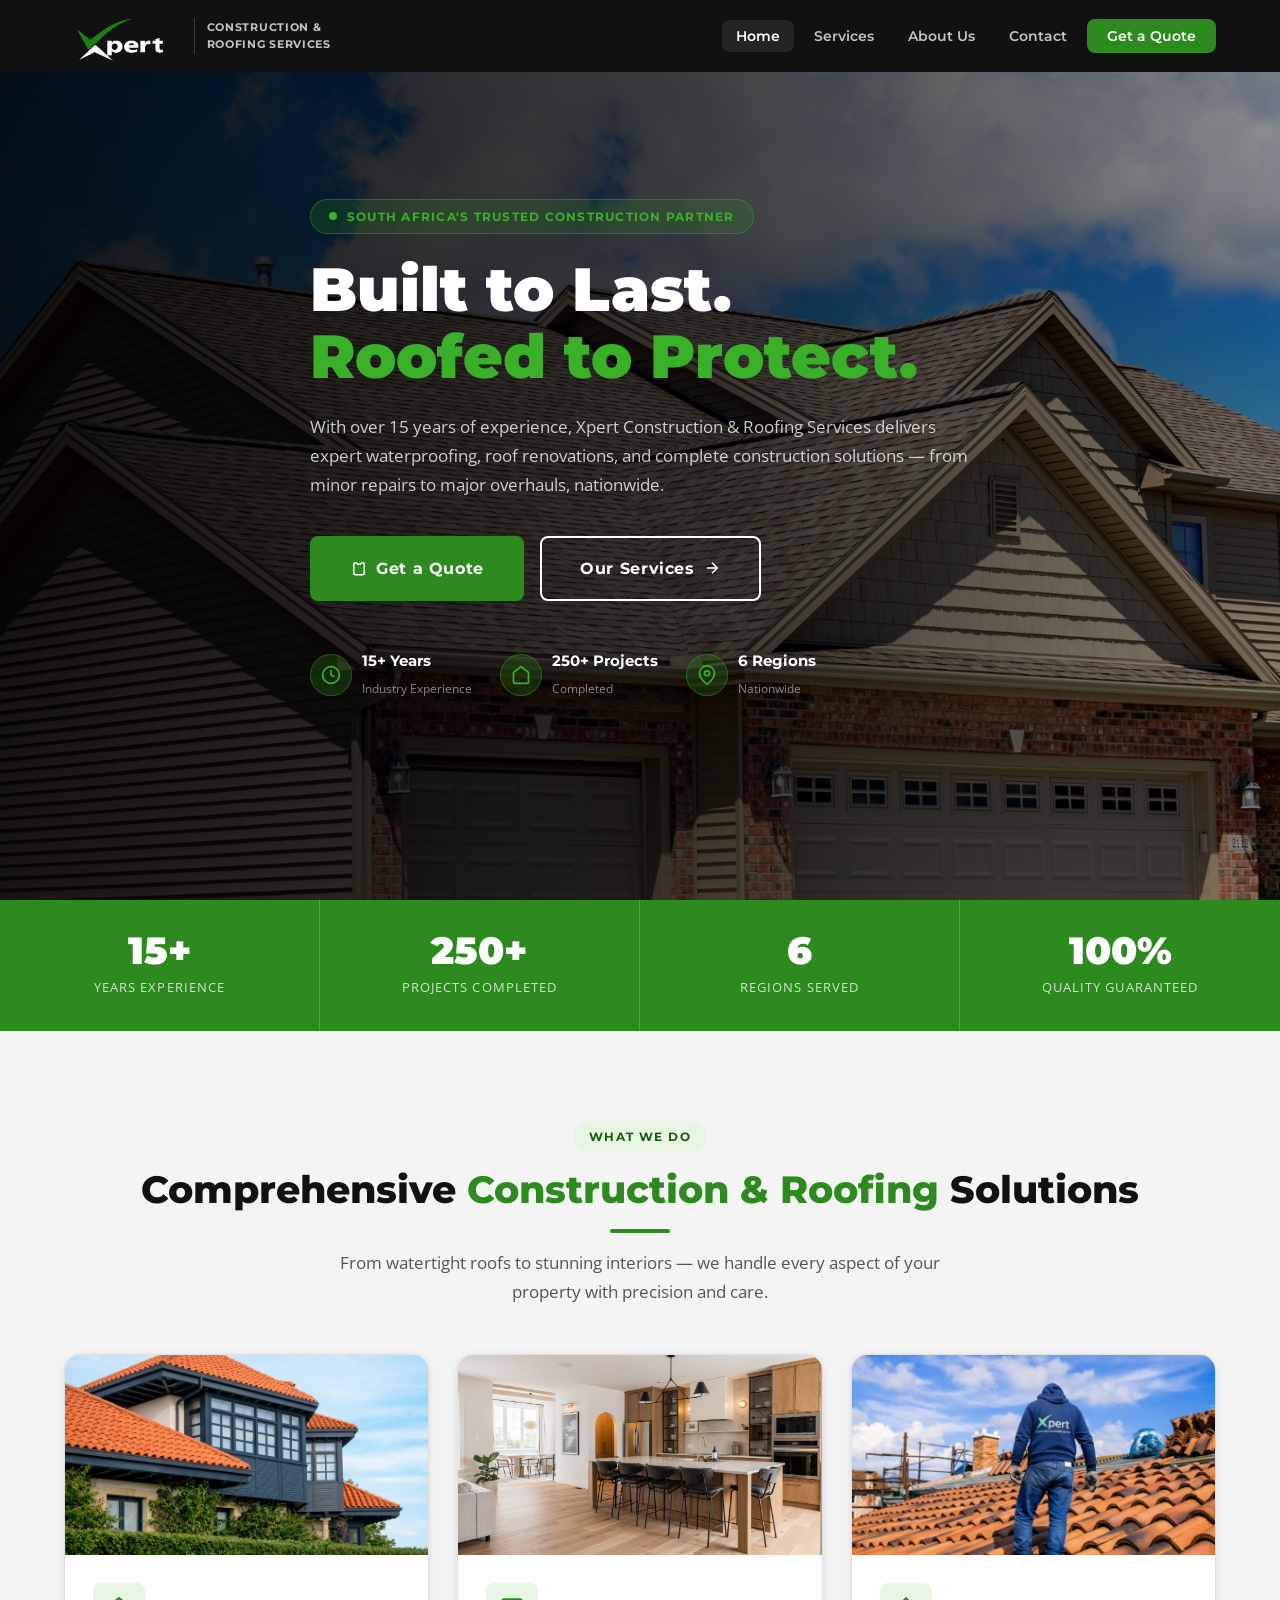
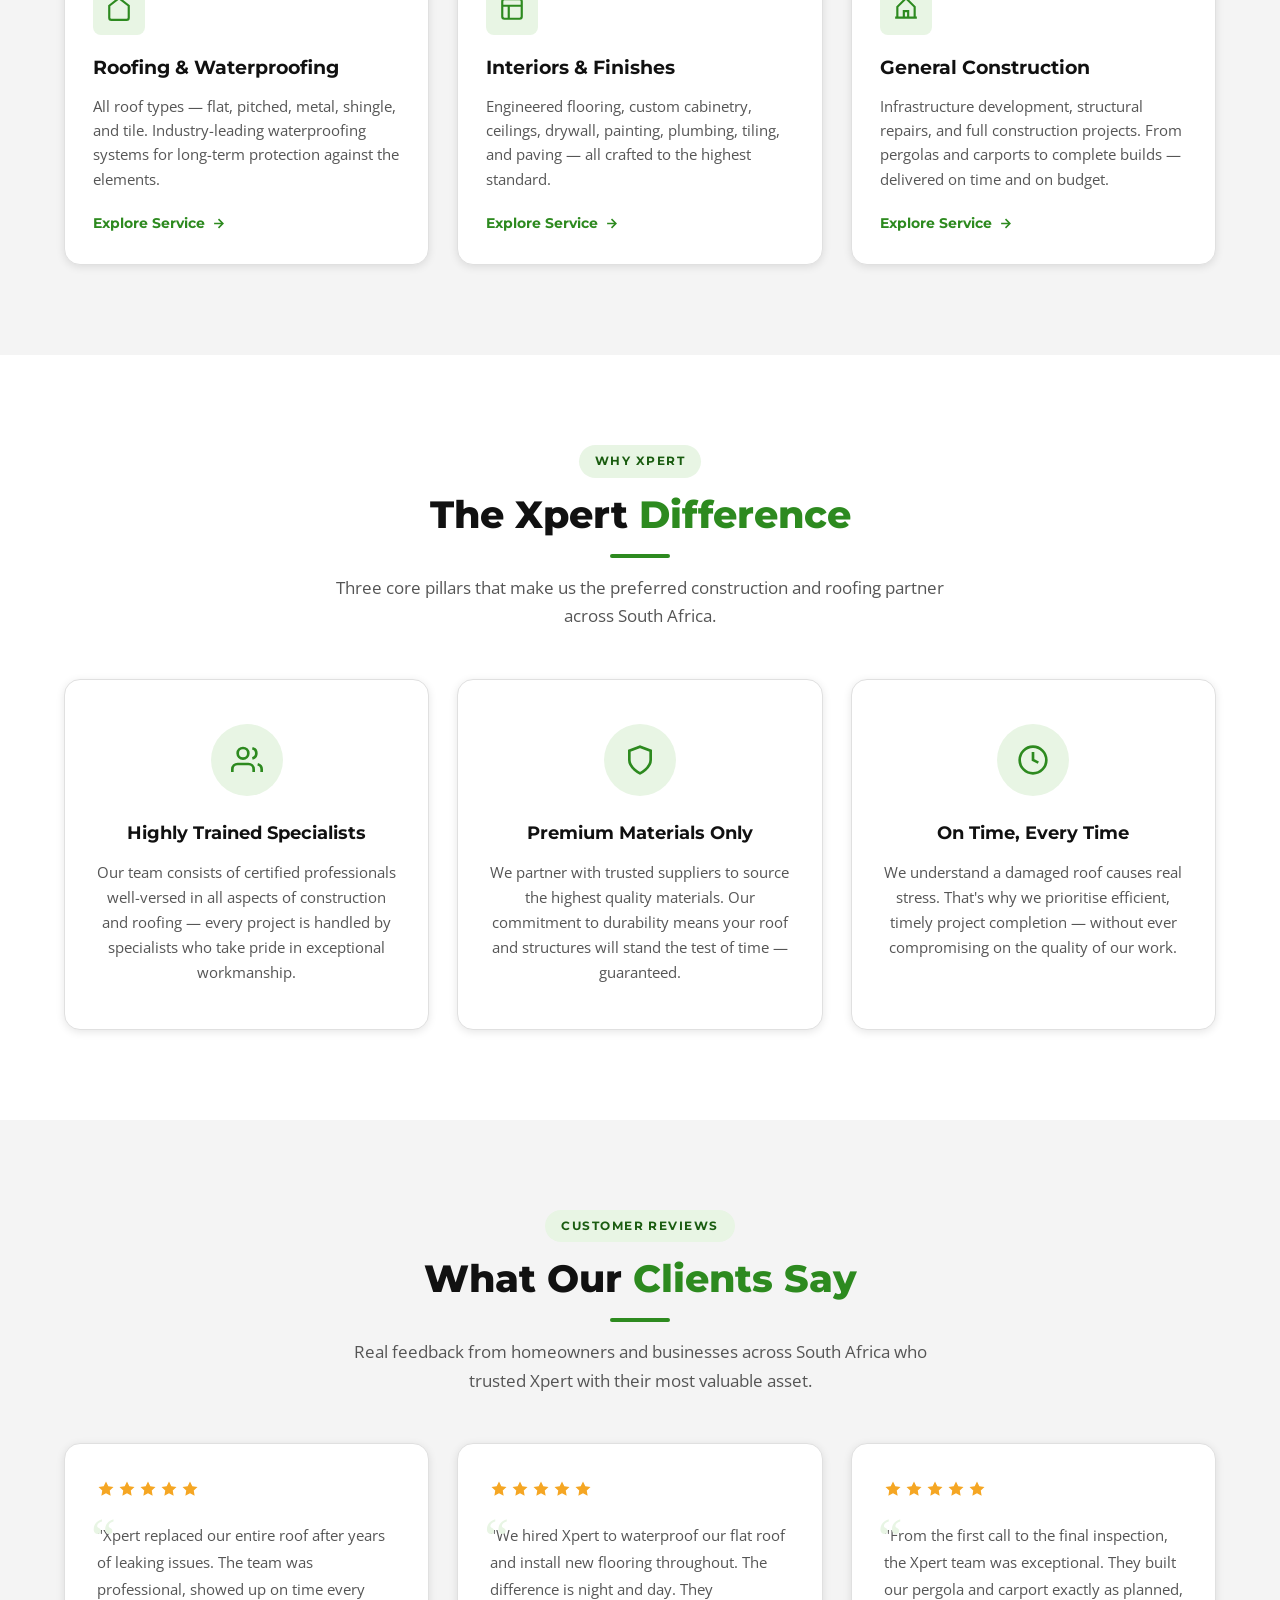
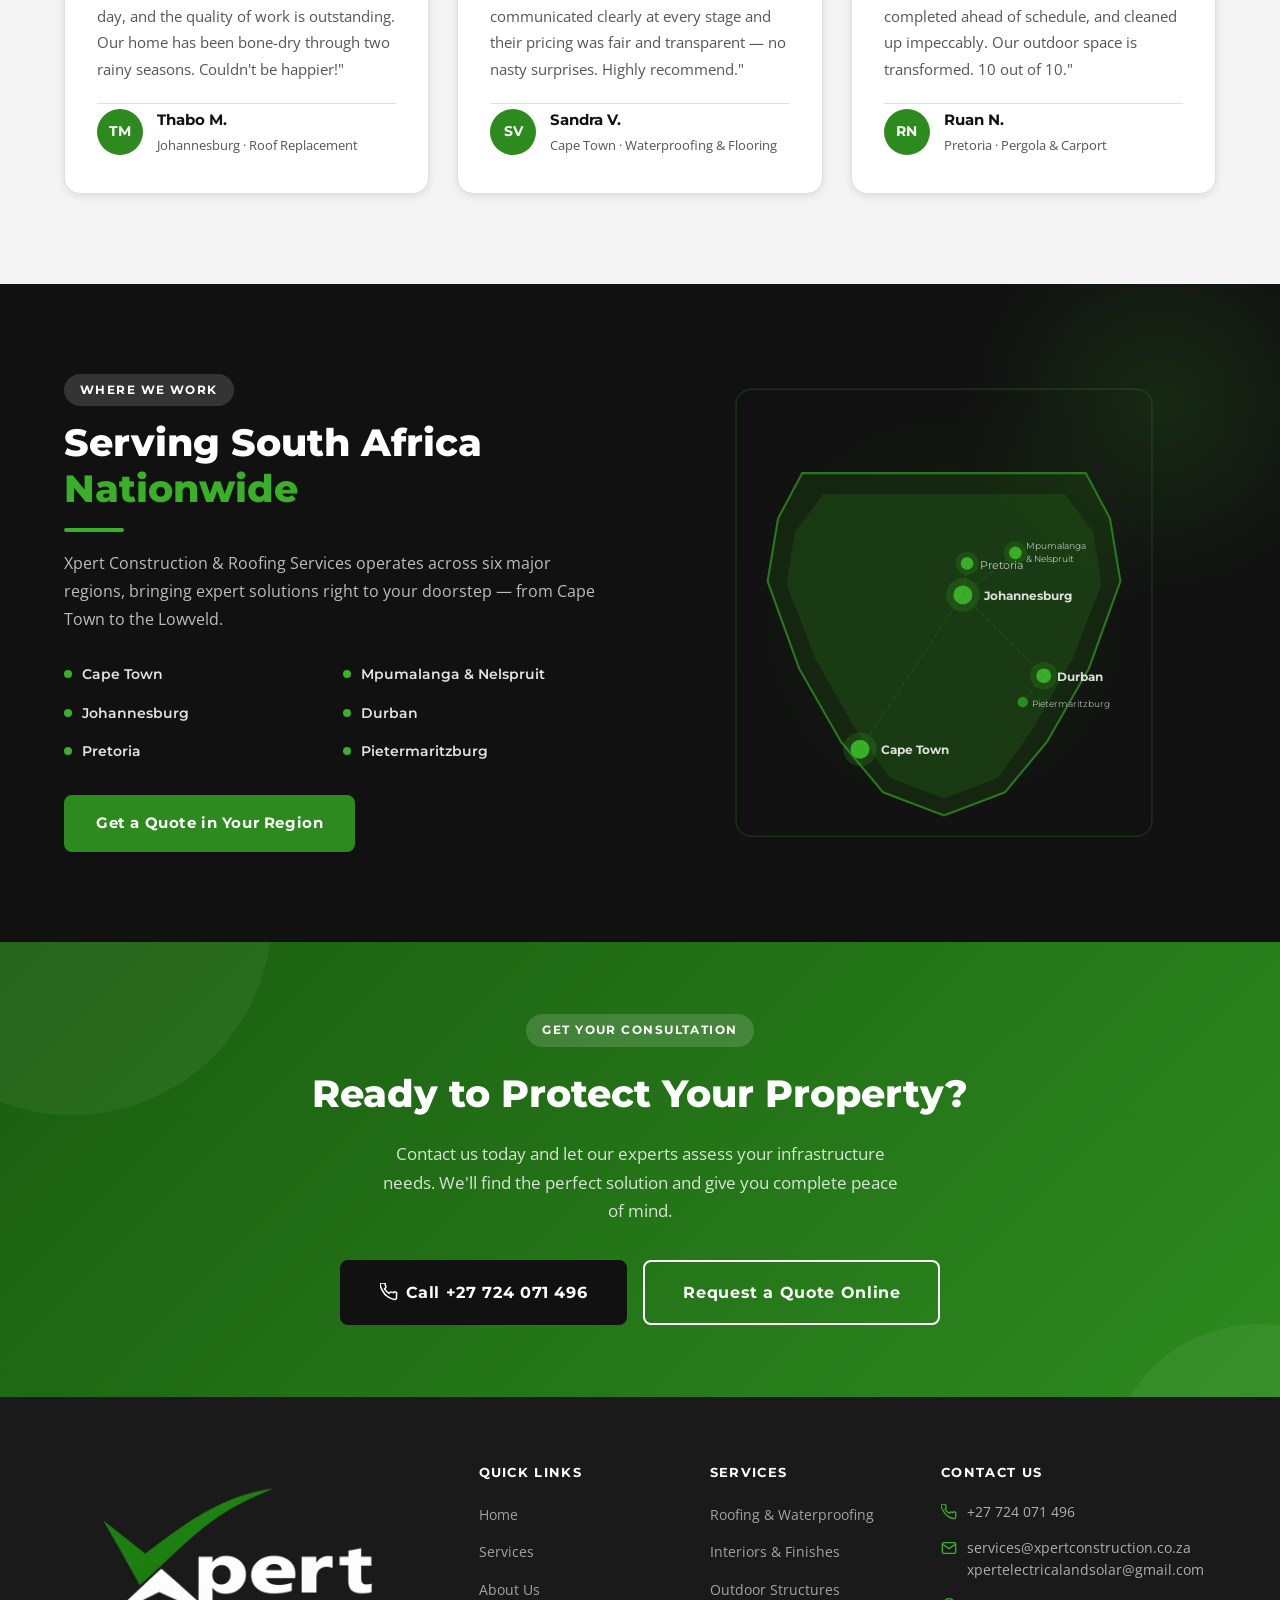
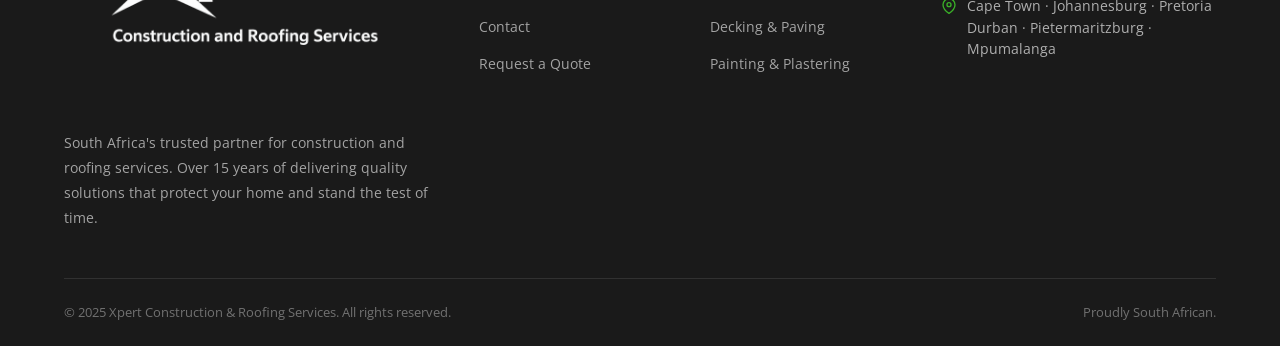
<file: index.html>
<!DOCTYPE html>
<html lang="en">
<head>
  <meta charset="UTF-8"/>
  <meta name="viewport" content="width=device-width, initial-scale=1.0"/>
  <title>Xpert Construction &amp; Roofing Services | South Africa</title>
  <meta name="description" content="15+ years of expert construction and roofing across South Africa. Waterproofing, roof renovations, interiors &amp; finishes. Get your quote today."/>
  <link rel="icon" type="image/png" href="images/icon.png"/>
  <link rel="stylesheet" href="css/styles.css"/>
</head>
<body>

<!-- NAVBAR -->
<nav class="navbar" id="navbar">
  <div class="container nav-inner">
    <a href="index.html" class="nav-logo">
      <img src="images/rexerselogo.png" alt="Xpert Construction &amp; Roofing Services" class="nav-logo-img">
      <div class="nav-logo-divider"></div>
      <div class="nav-logo-tagline">Construction &amp;<br>Roofing Services</div>
    </a>
    <ul class="nav-links" id="navLinks">
      <li><a href="index.html" class="active">Home</a></li>
      <li><a href="services.html">Services</a></li>
      <li><a href="about.html">About Us</a></li>
      <li><a href="contact.html">Contact</a></li>
      <li><a href="contact.html" class="nav-cta">Get a Quote</a></li>
    </ul>
    <button class="hamburger" id="hamburger" aria-label="Toggle menu">
      <span></span><span></span><span></span>
    </button>
  </div>
</nav>

<!-- HERO -->
<section class="hero">
  <div class="hero-bg">
    <img src="images/house-with-a-beautiful-roof.jpg" alt="Beautiful roofing by Xpert Construction" style="width:100%;height:100%;object-fit:cover;object-position:center">
  </div>
  <div class="hero-overlay"></div>
  <div class="container">
    <div class="hero-content">
      <div class="hero-eyebrow">South Africa's Trusted Construction Partner</div>
      <h1>Built to Last.<br><span class="accent">Roofed to Protect.</span></h1>
      <p>With over 15 years of experience, Xpert Construction &amp; Roofing Services delivers expert waterproofing, roof renovations, and complete construction solutions — from minor repairs to major overhauls, nationwide.</p>
      <div class="hero-btns">
        <a href="contact.html" class="btn btn-primary btn-lg">
          <svg width="18" height="18" viewBox="0 0 24 24" fill="none" stroke="currentColor" stroke-width="2"><path d="M9 5H7a2 2 0 00-2 2v12a2 2 0 002 2h10a2 2 0 002-2V7a2 2 0 00-2-2h-2M9 5a2 2 0 002 2h2a2 2 0 002-2"/></svg>
          Get a Quote
        </a>
        <a href="services.html" class="btn btn-outline btn-lg">
          Our Services
          <svg width="18" height="18" viewBox="0 0 24 24" fill="none" stroke="currentColor" stroke-width="2"><path d="M5 12h14M12 5l7 7-7 7"/></svg>
        </a>
      </div>
      <div class="hero-badges">
        <div class="hero-badge">
          <div class="hero-badge-icon"><svg width="20" height="20" viewBox="0 0 24 24" fill="none" stroke="currentColor" stroke-width="2"><circle cx="12" cy="12" r="10"/><path d="M12 6v6l4 2"/></svg></div>
          <div class="hero-badge-text"><strong>15+ Years</strong><span>Industry Experience</span></div>
        </div>
        <div class="hero-badge">
          <div class="hero-badge-icon"><svg width="20" height="20" viewBox="0 0 24 24" fill="none" stroke="currentColor" stroke-width="2"><path d="M3 9l9-7 9 7v11a2 2 0 01-2 2H5a2 2 0 01-2-2z"/></svg></div>
          <div class="hero-badge-text"><strong>250+ Projects</strong><span>Completed</span></div>
        </div>
        <div class="hero-badge">
          <div class="hero-badge-icon"><svg width="20" height="20" viewBox="0 0 24 24" fill="none" stroke="currentColor" stroke-width="2"><path d="M21 10c0 7-9 13-9 13s-9-6-9-13a9 9 0 0118 0z"/><circle cx="12" cy="10" r="3"/></svg></div>
          <div class="hero-badge-text"><strong>6 Regions</strong><span>Nationwide</span></div>
        </div>
      </div>
    </div>
  </div>
</section>

<!-- STATS BAR -->
<div class="stats-bar">
  <div class="stats-inner">
    <div class="stat-item"><div class="stat-num">15+</div><div class="stat-label">Years Experience</div></div>
    <div class="stat-item"><div class="stat-num">250+</div><div class="stat-label">Projects Completed</div></div>
    <div class="stat-item"><div class="stat-num">6</div><div class="stat-label">Regions Served</div></div>
    <div class="stat-item"><div class="stat-num">100%</div><div class="stat-label">Quality Guaranteed</div></div>
  </div>
</div>

<!-- SERVICES PREVIEW -->
<section class="section-pad" style="background:var(--light-gray)">
  <div class="container">
    <div class="text-center fade-in">
      <div class="tag">What We Do</div>
      <h2 class="section-title">Comprehensive <span>Construction &amp; Roofing</span> Solutions</h2>
      <div class="divider"></div>
      <p class="section-sub" style="margin-top:16px">From watertight roofs to stunning interiors — we handle every aspect of your property with precision and care.</p>
    </div>
    <div class="service-grid">

      <div class="service-card fade-in fade-in-delay-1">
        <div class="service-card-image">
          <img src="images/front-roof.png" alt="Roofing & Waterproofing" style="width:100%;height:100%;object-fit:cover">
        </div>
        <div class="service-card-body">
          <div class="service-icon">
            <svg width="26" height="26" viewBox="0 0 24 24" fill="none" stroke="currentColor" stroke-width="2"><path d="M3 9l9-7 9 7v11a2 2 0 01-2 2H5a2 2 0 01-2-2z"/></svg>
          </div>
          <h3>Roofing &amp; Waterproofing</h3>
          <p>All roof types — flat, pitched, metal, shingle, and tile. Industry-leading waterproofing systems for long-term protection against the elements.</p>
          <a href="services.html#roofing" class="service-link">Explore Service <svg width="15" height="15" viewBox="0 0 24 24" fill="none" stroke="currentColor" stroke-width="2.5"><path d="M5 12h14M12 5l7 7-7 7"/></svg></a>
        </div>
      </div>

      <div class="service-card fade-in fade-in-delay-2">
        <div class="service-card-image">
           <img src="images/Kitchen-6.jpg" alt="Outdoor structure construction" style="width:100%;height:100%;object-fit:cover">

        </div>
        <div class="service-card-body">
          <div class="service-icon">
            <svg width="26" height="26" viewBox="0 0 24 24" fill="none" stroke="currentColor" stroke-width="2"><rect x="3" y="3" width="18" height="18" rx="2"/><path d="M3 9h18M9 21V9"/></svg>
          </div>
          <h3>Interiors &amp; Finishes</h3>
          <p>Engineered flooring, custom cabinetry, ceilings, drywall, painting, plumbing, tiling, and paving — all crafted to the highest standard.</p>
          <a href="services.html#interiors" class="service-link">Explore Service <svg width="15" height="15" viewBox="0 0 24 24" fill="none" stroke="currentColor" stroke-width="2.5"><path d="M5 12h14M12 5l7 7-7 7"/></svg></a>
        </div>
      </div>

      <div class="service-card fade-in fade-in-delay-3">
        <div class="service-card-image">
          
          <img src="images/gvjib.png" alt="Outdoor structure construction" style="width:100%;height:100%;object-fit:cover">
        
        </div>
        <div class="service-card-body">
          <div class="service-icon">
            <svg width="26" height="26" viewBox="0 0 24 24" fill="none" stroke="currentColor" stroke-width="2"><path d="M2 20h20M4 20V10l8-8 8 8v10M10 20v-6h4v6"/></svg>
          </div>
          <h3>General Construction</h3>
          <p>Infrastructure development, structural repairs, and full construction projects. From pergolas and carports to complete builds — delivered on time and on budget.</p>
          <a href="services.html" class="service-link">Explore Service <svg width="15" height="15" viewBox="0 0 24 24" fill="none" stroke="currentColor" stroke-width="2.5"><path d="M5 12h14M12 5l7 7-7 7"/></svg></a>
        </div>
      </div>

    </div>
  </div>
</section>

<!-- WHY CHOOSE US -->
<section class="section-pad" style="background:var(--white)">
  <div class="container">
    <div class="text-center fade-in">
      <div class="tag">Why Xpert</div>
      <h2 class="section-title">The Xpert <span>Difference</span></h2>
      <div class="divider"></div>
      <p class="section-sub" style="margin-top:16px">Three core pillars that make us the preferred construction and roofing partner across South Africa.</p>
    </div>
    <div class="why-grid">
      <div class="why-card fade-in fade-in-delay-1">
        <div class="why-icon">
          <svg width="32" height="32" viewBox="0 0 24 24" fill="none" stroke="currentColor" stroke-width="2"><path d="M17 21v-2a4 4 0 00-4-4H5a4 4 0 00-4 4v2"/><circle cx="9" cy="7" r="4"/><path d="M23 21v-2a4 4 0 00-3-3.87"/><path d="M16 3.13a4 4 0 010 7.75"/></svg>
        </div>
        <h3>Highly Trained Specialists</h3>
        <p>Our team consists of certified professionals well-versed in all aspects of construction and roofing — every project is handled by specialists who take pride in exceptional workmanship.</p>
      </div>
      <div class="why-card fade-in fade-in-delay-2">
        <div class="why-icon">
          <svg width="32" height="32" viewBox="0 0 24 24" fill="none" stroke="currentColor" stroke-width="2"><path d="M12 22s8-4 8-10V5l-8-3-8 3v7c0 6 8 10 8 10z"/></svg>
        </div>
        <h3>Premium Materials Only</h3>
        <p>We partner with trusted suppliers to source the highest quality materials. Our commitment to durability means your roof and structures will stand the test of time — guaranteed.</p>
      </div>
      <div class="why-card fade-in fade-in-delay-3">
        <div class="why-icon">
          <svg width="32" height="32" viewBox="0 0 24 24" fill="none" stroke="currentColor" stroke-width="2"><circle cx="12" cy="12" r="10"/><path d="M12 6v6l4 2"/></svg>
        </div>
        <h3>On Time, Every Time</h3>
        <p>We understand a damaged roof causes real stress. That's why we prioritise efficient, timely project completion — without ever compromising on the quality of our work.</p>
      </div>
    </div>
  </div>
</section>

<!-- TESTIMONIALS -->
<section class="section-pad" style="background:var(--light-gray)">
  <div class="container">
    <div class="text-center fade-in">
      <div class="tag">Customer Reviews</div>
      <h2 class="section-title">What Our <span>Clients Say</span></h2>
      <div class="divider"></div>
      <p class="section-sub" style="margin-top:16px">Real feedback from homeowners and businesses across South Africa who trusted Xpert with their most valuable asset.</p>
    </div>
    <div class="reviews-grid">

      <div class="review-card fade-in fade-in-delay-1">
        <div class="review-stars">
          <svg width="18" height="18" viewBox="0 0 24 24" fill="#f5a623"><polygon points="12 2 15.09 8.26 22 9.27 17 14.14 18.18 21.02 12 17.77 5.82 21.02 7 14.14 2 9.27 8.91 8.26 12 2"/></svg>
          <svg width="18" height="18" viewBox="0 0 24 24" fill="#f5a623"><polygon points="12 2 15.09 8.26 22 9.27 17 14.14 18.18 21.02 12 17.77 5.82 21.02 7 14.14 2 9.27 8.91 8.26 12 2"/></svg>
          <svg width="18" height="18" viewBox="0 0 24 24" fill="#f5a623"><polygon points="12 2 15.09 8.26 22 9.27 17 14.14 18.18 21.02 12 17.77 5.82 21.02 7 14.14 2 9.27 8.91 8.26 12 2"/></svg>
          <svg width="18" height="18" viewBox="0 0 24 24" fill="#f5a623"><polygon points="12 2 15.09 8.26 22 9.27 17 14.14 18.18 21.02 12 17.77 5.82 21.02 7 14.14 2 9.27 8.91 8.26 12 2"/></svg>
          <svg width="18" height="18" viewBox="0 0 24 24" fill="#f5a623"><polygon points="12 2 15.09 8.26 22 9.27 17 14.14 18.18 21.02 12 17.77 5.82 21.02 7 14.14 2 9.27 8.91 8.26 12 2"/></svg>
        </div>
        <p class="review-text">"Xpert replaced our entire roof after years of leaking issues. The team was professional, showed up on time every day, and the quality of work is outstanding. Our home has been bone-dry through two rainy seasons. Couldn't be happier!"</p>
        <div class="review-author">
          <div class="review-avatar">TM</div>
          <div>
            <strong class="review-name">Thabo M.</strong>
            <span class="review-location">Johannesburg · Roof Replacement</span>
          </div>
        </div>
      </div>

      <div class="review-card fade-in fade-in-delay-2">
        <div class="review-stars">
          <svg width="18" height="18" viewBox="0 0 24 24" fill="#f5a623"><polygon points="12 2 15.09 8.26 22 9.27 17 14.14 18.18 21.02 12 17.77 5.82 21.02 7 14.14 2 9.27 8.91 8.26 12 2"/></svg>
          <svg width="18" height="18" viewBox="0 0 24 24" fill="#f5a623"><polygon points="12 2 15.09 8.26 22 9.27 17 14.14 18.18 21.02 12 17.77 5.82 21.02 7 14.14 2 9.27 8.91 8.26 12 2"/></svg>
          <svg width="18" height="18" viewBox="0 0 24 24" fill="#f5a623"><polygon points="12 2 15.09 8.26 22 9.27 17 14.14 18.18 21.02 12 17.77 5.82 21.02 7 14.14 2 9.27 8.91 8.26 12 2"/></svg>
          <svg width="18" height="18" viewBox="0 0 24 24" fill="#f5a623"><polygon points="12 2 15.09 8.26 22 9.27 17 14.14 18.18 21.02 12 17.77 5.82 21.02 7 14.14 2 9.27 8.91 8.26 12 2"/></svg>
          <svg width="18" height="18" viewBox="0 0 24 24" fill="#f5a623"><polygon points="12 2 15.09 8.26 22 9.27 17 14.14 18.18 21.02 12 17.77 5.82 21.02 7 14.14 2 9.27 8.91 8.26 12 2"/></svg>
        </div>
        <p class="review-text">"We hired Xpert to waterproof our flat roof and install new flooring throughout. The difference is night and day. They communicated clearly at every stage and their pricing was fair and transparent — no nasty surprises. Highly recommend."</p>
        <div class="review-author">
          <div class="review-avatar">SV</div>
          <div>
            <strong class="review-name">Sandra V.</strong>
            <span class="review-location">Cape Town · Waterproofing &amp; Flooring</span>
          </div>
        </div>
      </div>

      <div class="review-card fade-in fade-in-delay-3">
        <div class="review-stars">
          <svg width="18" height="18" viewBox="0 0 24 24" fill="#f5a623"><polygon points="12 2 15.09 8.26 22 9.27 17 14.14 18.18 21.02 12 17.77 5.82 21.02 7 14.14 2 9.27 8.91 8.26 12 2"/></svg>
          <svg width="18" height="18" viewBox="0 0 24 24" fill="#f5a623"><polygon points="12 2 15.09 8.26 22 9.27 17 14.14 18.18 21.02 12 17.77 5.82 21.02 7 14.14 2 9.27 8.91 8.26 12 2"/></svg>
          <svg width="18" height="18" viewBox="0 0 24 24" fill="#f5a623"><polygon points="12 2 15.09 8.26 22 9.27 17 14.14 18.18 21.02 12 17.77 5.82 21.02 7 14.14 2 9.27 8.91 8.26 12 2"/></svg>
          <svg width="18" height="18" viewBox="0 0 24 24" fill="#f5a623"><polygon points="12 2 15.09 8.26 22 9.27 17 14.14 18.18 21.02 12 17.77 5.82 21.02 7 14.14 2 9.27 8.91 8.26 12 2"/></svg>
          <svg width="18" height="18" viewBox="0 0 24 24" fill="#f5a623"><polygon points="12 2 15.09 8.26 22 9.27 17 14.14 18.18 21.02 12 17.77 5.82 21.02 7 14.14 2 9.27 8.91 8.26 12 2"/></svg>
        </div>
        <p class="review-text">"From the first call to the final inspection, the Xpert team was exceptional. They built our pergola and carport exactly as planned, completed ahead of schedule, and cleaned up impeccably. Our outdoor space is transformed. 10 out of 10."</p>
        <div class="review-author">
          <div class="review-avatar">RN</div>
          <div>
            <strong class="review-name">Ruan N.</strong>
            <span class="review-location">Pretoria · Pergola &amp; Carport</span>
          </div>
        </div>
      </div>

    </div>
  </div>
</section>

<!-- REGIONS -->
<section class="section-pad regions-section">
  <div class="container">
    <div class="regions-content">
      <div class="fade-in">
        <div class="tag light">Where We Work</div>
        <h2 class="section-title text-white">Serving South Africa <span>Nationwide</span></h2>
        <div class="divider left" style="background:var(--green-bright)"></div>
        <p style="color:rgba(255,255,255,.72);margin-top:18px;font-size:.97rem;line-height:1.8">Xpert Construction &amp; Roofing Services operates across six major regions, bringing expert solutions right to your doorstep — from Cape Town to the Lowveld.</p>
        <div class="regions-list">
          <div class="region-item"><span class="region-dot"></span>Cape Town</div>
          <div class="region-item"><span class="region-dot"></span>Mpumalanga &amp; Nelspruit</div>
          <div class="region-item"><span class="region-dot"></span>Johannesburg</div>
          <div class="region-item"><span class="region-dot"></span>Durban</div>
          <div class="region-item"><span class="region-dot"></span>Pretoria</div>
          <div class="region-item"><span class="region-dot"></span>Pietermaritzburg</div>
        </div>
        <div style="margin-top:32px"><a href="contact.html" class="btn btn-primary">Get a Quote in Your Region</a></div>
      </div>
      <div class="fade-in fade-in-delay-2">
        <svg viewBox="0 0 400 430" xmlns="http://www.w3.org/2000/svg" style="width:100%;max-width:420px;margin:0 auto;display:block">
          <defs>
            <radialGradient id="mapBg" cx="50%" cy="50%" r="50%">
              <stop offset="0%" stop-color="#2d8a1f" stop-opacity="0.12"/>
              <stop offset="100%" stop-color="#2d8a1f" stop-opacity="0"/>
            </radialGradient>
          </defs>
          <rect width="400" height="430" fill="url(#mapBg)" rx="16"/>
          <path d="M65 82 L335 82 L358 125 L368 185 L338 268 L298 338 L258 386 L200 408 L142 386 L102 338 L62 268 L32 185 L42 125 Z" fill="#162a10" stroke="#2d8a1f" stroke-width="2" opacity="0.85"/>
          <path d="M85 102 L315 102 L342 138 L350 188 L322 260 L285 325 L252 372 L200 392 L148 372 L115 325 L78 260 L50 188 L58 138 Z" fill="#1e4a14" opacity="0.55"/>
          <!-- Cape Town -->
          <circle cx="120" cy="345" r="9" fill="#3aaf28"/><circle cx="120" cy="345" r="16" fill="#3aaf28" opacity="0.2"/>
          <text x="140" y="350" font-size="11" fill="rgba(255,255,255,.85)" font-family="Montserrat,sans-serif" font-weight="700">Cape Town</text>
          <!-- Johannesburg -->
          <circle cx="218" cy="198" r="9" fill="#3aaf28"/><circle cx="218" cy="198" r="16" fill="#3aaf28" opacity="0.2"/>
          <text x="238" y="203" font-size="11" fill="rgba(255,255,255,.85)" font-family="Montserrat,sans-serif" font-weight="700">Johannesburg</text>
          <!-- Pretoria -->
          <circle cx="222" cy="168" r="6" fill="#3aaf28"/><circle cx="222" cy="168" r="11" fill="#3aaf28" opacity="0.18"/>
          <text x="234" y="173" font-size="10" fill="rgba(255,255,255,.72)" font-family="Montserrat,sans-serif">Pretoria</text>
          <!-- Durban -->
          <circle cx="295" cy="275" r="7" fill="#3aaf28"/><circle cx="295" cy="275" r="13" fill="#3aaf28" opacity="0.18"/>
          <text x="308" y="280" font-size="11" fill="rgba(255,255,255,.85)" font-family="Montserrat,sans-serif" font-weight="700">Durban</text>
          <!-- PMB -->
          <circle cx="275" cy="300" r="5" fill="#2d8a1f"/>
          <text x="284" y="305" font-size="9" fill="rgba(255,255,255,.65)" font-family="Montserrat,sans-serif">Pietermaritzburg</text>
          <!-- Mpumalanga -->
          <circle cx="268" cy="158" r="6" fill="#3aaf28"/><circle cx="268" cy="158" r="11" fill="#3aaf28" opacity="0.18"/>
          <text x="278" y="154" font-size="9" fill="rgba(255,255,255,.72)" font-family="Montserrat,sans-serif">Mpumalanga</text>
          <text x="278" y="167" font-size="9" fill="rgba(255,255,255,.72)" font-family="Montserrat,sans-serif">&amp; Nelspruit</text>
          <!-- Connection lines -->
          <g stroke="#2d8a1f" stroke-width="1" stroke-dasharray="5 3" opacity="0.3">
            <line x1="120" y1="345" x2="218" y2="198"/>
            <line x1="218" y1="198" x2="222" y2="168"/>
            <line x1="218" y1="198" x2="295" y2="275"/>
            <line x1="295" y1="275" x2="275" y2="300"/>
            <line x1="218" y1="198" x2="268" y2="158"/>
          </g>
          <rect x="2" y="2" width="396" height="426" fill="none" stroke="#2d8a1f" stroke-width="1.5" stroke-opacity="0.25" rx="15"/>
        </svg>
      </div>
    </div>
  </div>
</section>

<!-- CTA BANNER -->
<section class="cta-banner">
  <div class="container">
    <div class="tag light">Get your Consultation</div>
    <h2>Ready to Protect Your Property?</h2>
    <p>Contact us today and let our experts assess your infrastructure needs. We'll find the perfect solution and give you complete peace of mind.</p>
    <div class="cta-btn-group">
      <a href="tel:+27724071496" class="btn btn-dark btn-lg">
        <svg width="18" height="18" viewBox="0 0 24 24" fill="none" stroke="currentColor" stroke-width="2"><path d="M22 16.92v3a2 2 0 01-2.18 2 19.79 19.79 0 01-8.63-3.07A19.5 19.5 0 013.07 9.81a19.79 19.79 0 01-3.07-8.67A2 2 0 012 0h3a2 2 0 012 1.72c.127.96.361 1.903.7 2.81a2 2 0 01-.45 2.11L6.09 7.91a16 16 0 006 6l1.27-1.27a2 2 0 012.11-.45c.907.339 1.85.573 2.81.7A2 2 0 0122 14.92z"/></svg>
        Call +27 724 071 496
      </a>
      <a href="contact.html" class="btn btn-outline btn-lg">Request a Quote Online</a>
    </div>
  </div>
</section>

<!-- FOOTER -->
<footer>
  <div class="container">
    <div class="footer-grid">
      <div class="footer-brand">
        <a href="index.html" class="nav-logo" style="display:inline-flex">
          <img src="images/rexerselogofull.png" alt="Xpert">
        </a>
        <p>South Africa's trusted partner for construction and roofing services. Over 15 years of delivering quality solutions that protect your home and stand the test of time.</p>
      </div>
      <div class="footer-col">
        <h4>Quick Links</h4>
        <ul>
          <li><a href="index.html">Home</a></li>
          <li><a href="services.html">Services</a></li>
          <li><a href="about.html">About Us</a></li>
          <li><a href="contact.html">Contact</a></li>
          <li><a href="contact.html">Request a Quote</a></li>
        </ul>
      </div>
      <div class="footer-col">
        <h4>Services</h4>
        <ul>
          <li><a href="services.html#roofing">Roofing &amp; Waterproofing</a></li>
          <li><a href="services.html#interiors">Interiors &amp; Finishes</a></li>
          <li><a href="services.html#outdoor">Outdoor Structures</a></li>
          <li><a href="services.html">Decking &amp; Paving</a></li>
          <li><a href="services.html">Painting &amp; Plastering</a></li>
        </ul>
      </div>
      <div class="footer-col">
        <h4>Contact Us</h4>
        <div class="footer-contact-item">
          <svg width="16" height="16" viewBox="0 0 24 24" fill="none" stroke="currentColor" stroke-width="2"><path d="M22 16.92v3a2 2 0 01-2.18 2 19.79 19.79 0 01-8.63-3.07A19.5 19.5 0 013.07 9.81a19.79 19.79 0 01-3.07-8.67A2 2 0 012 0h3a2 2 0 012 1.72c.127.96.361 1.903.7 2.81a2 2 0 01-.45 2.11L6.09 7.91a16 16 0 006 6l1.27-1.27a2 2 0 012.11-.45c.907.339 1.85.573 2.81.7A2 2 0 0122 14.92z"/></svg>
          <span>+27 724 071 496</span>
        </div>
        <div class="footer-contact-item">
          <svg width="16" height="16" viewBox="0 0 24 24" fill="none" stroke="currentColor" stroke-width="2"><path d="M4 4h16c1.1 0 2 .9 2 2v12c0 1.1-.9 2-2 2H4c-1.1 0-2-.9-2-2V6c0-1.1.9-2 2-2z"/><polyline points="22,6 12,13 2,6"/></svg>
          <span>services@xpertconstruction.co.za<br>xpertelectricalandsolar@gmail.com</span>
        </div>
        <div class="footer-contact-item">
          <svg width="16" height="16" viewBox="0 0 24 24" fill="none" stroke="currentColor" stroke-width="2"><path d="M21 10c0 7-9 13-9 13s-9-6-9-13a9 9 0 0118 0z"/><circle cx="12" cy="10" r="3"/></svg>
          <span>Cape Town · Johannesburg · Pretoria<br>Durban · Pietermaritzburg · Mpumalanga</span>
        </div>
      </div>
    </div>
    <div class="footer-bottom">
      <span>&copy; 2025 Xpert Construction &amp; Roofing Services. All rights reserved.</span>
      <span>Proudly South African.</span>
    </div>
  </div>
</footer>

<script src="js/main.js"></script>
</body>
</html>
</file>
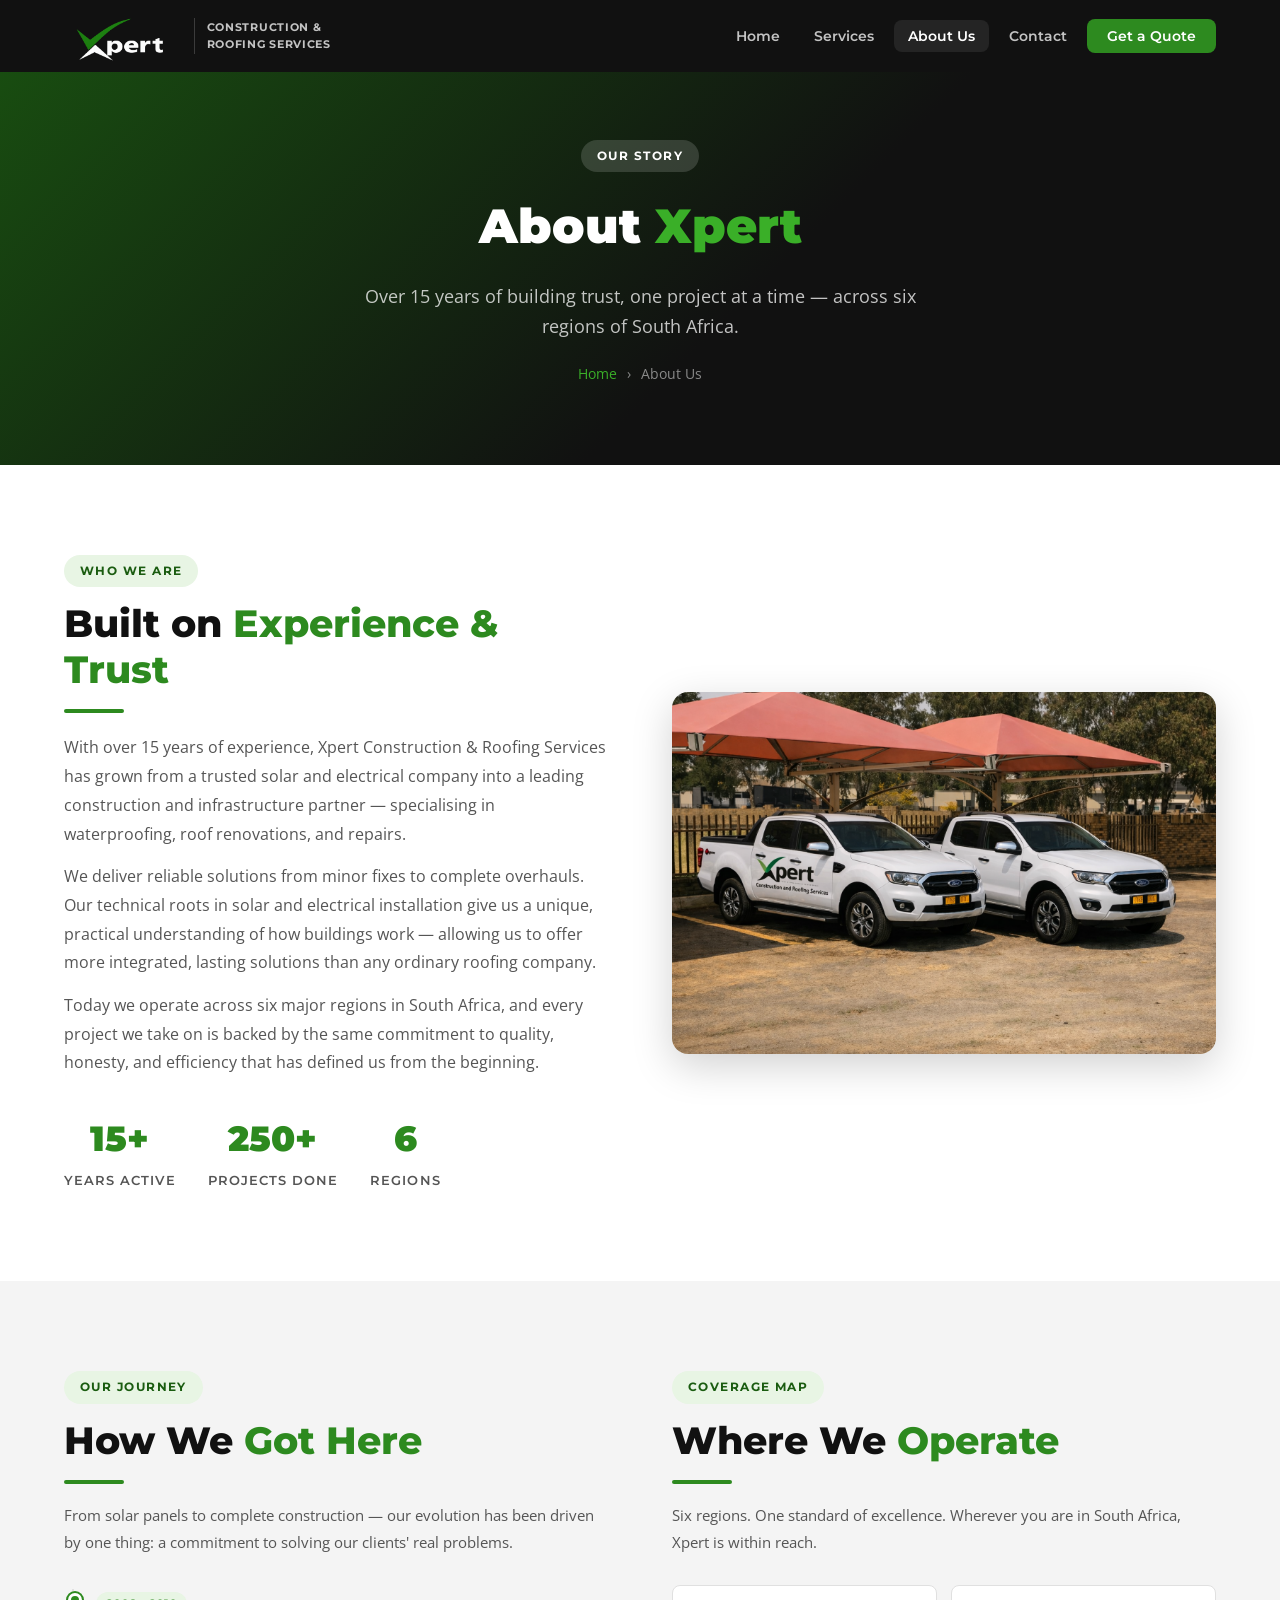
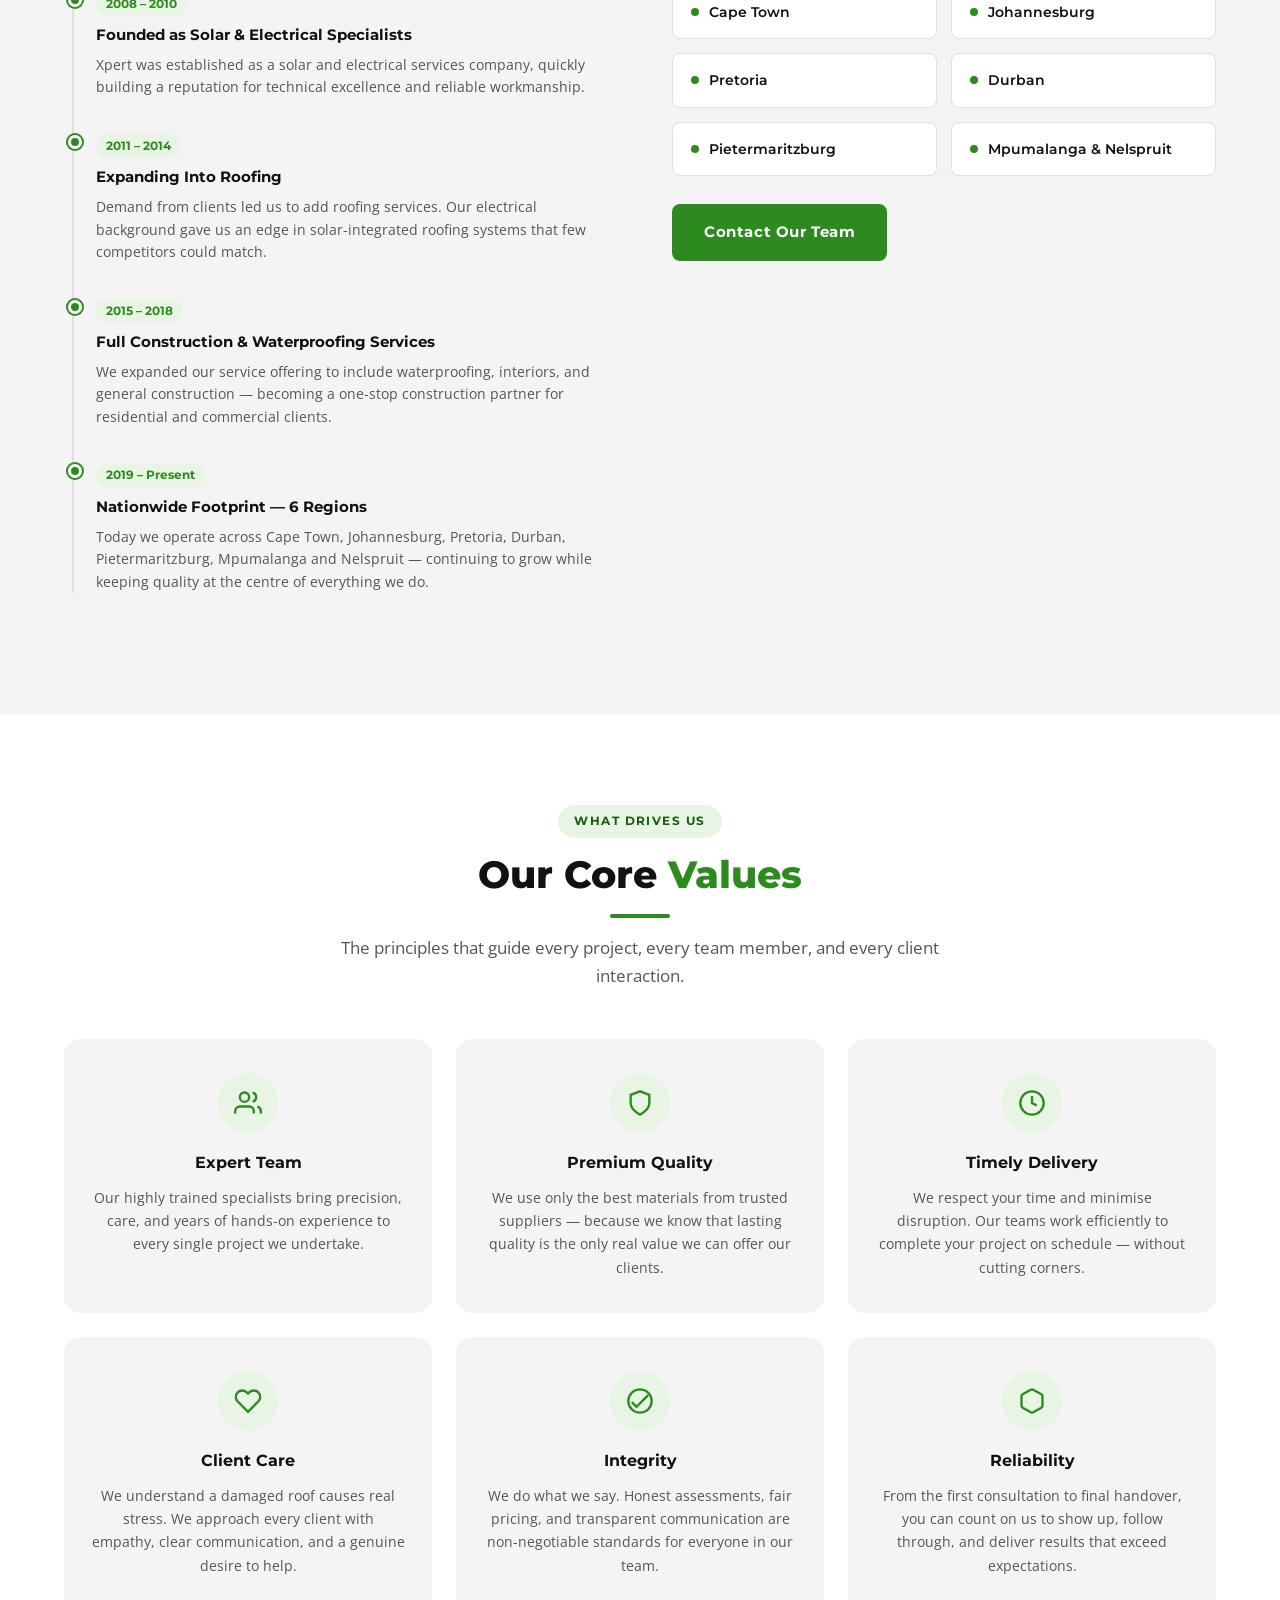
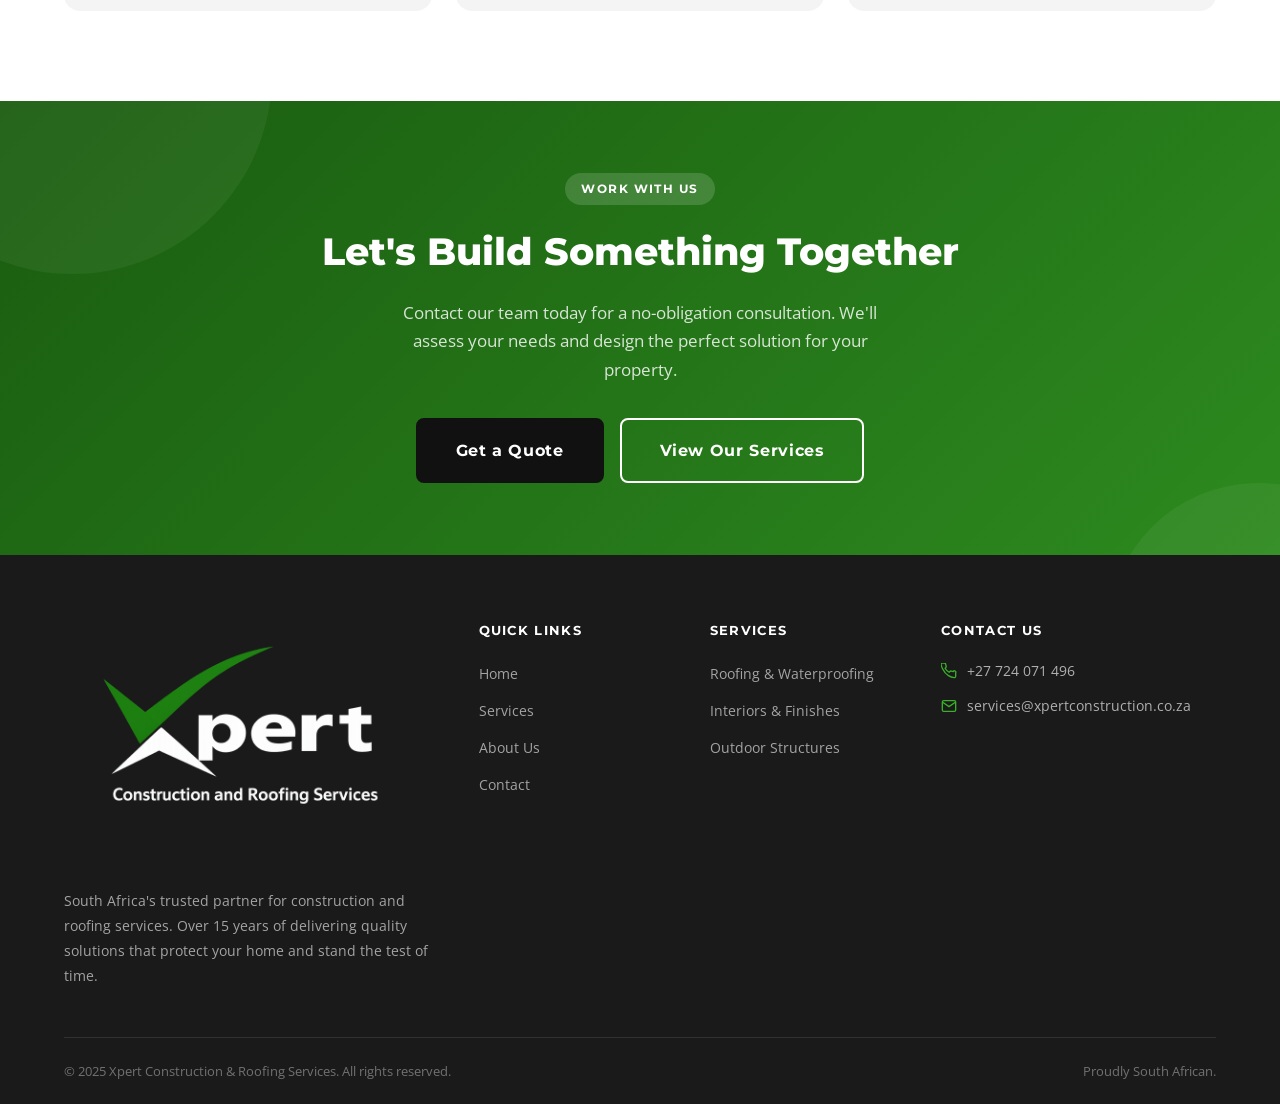
<file: about.html>
<!DOCTYPE html>
<html lang="en">
<head>
  <meta charset="UTF-8"/>
  <meta name="viewport" content="width=device-width, initial-scale=1.0"/>
  <title>About Us | Xpert Construction &amp; Roofing Services</title>
  <meta name="description" content="15+ years of construction and roofing excellence across South Africa. Learn about our story, values, and expert team."/>
  <link rel="icon" type="image/png" href="images/icon.png"/>
  <link rel="stylesheet" href="css/styles.css"/>
</head>
<body>

<nav class="navbar" id="navbar">
  <div class="container nav-inner">
    <a href="index.html" class="nav-logo">
      <img src="images/rexerselogo.png" alt="Xpert Construction &amp; Roofing Services" class="nav-logo-img">
      <div class="nav-logo-divider"></div>
      <div class="nav-logo-tagline">Construction &amp;<br>Roofing Services</div>
    </a>
    <ul class="nav-links" id="navLinks">
      <li><a href="index.html">Home</a></li>
      <li><a href="services.html">Services</a></li>
      <li><a href="about.html" class="active">About Us</a></li>
      <li><a href="contact.html">Contact</a></li>
      <li><a href="contact.html" class="nav-cta">Get a Quote</a></li>
    </ul>
    <button class="hamburger" id="hamburger" aria-label="Toggle menu"><span></span><span></span><span></span></button>
  </div>
</nav>

<!-- PAGE HERO -->
<section class="page-hero">
  <div class="container">
    <div class="tag light">Our Story</div>
    <h1>About <span>Xpert</span></h1>
    <p>Over 15 years of building trust, one project at a time — across six regions of South Africa.</p>
    <div class="breadcrumb"><a href="index.html">Home</a><span>›</span><span>About Us</span></div>
  </div>
</section>

<!-- ABOUT INTRO -->
<section class="section-pad" style="background:var(--white)">
  <div class="container">
    <div class="about-intro">
      <div class="fade-in">
        <div class="tag">Who We Are</div>
        <h2 class="section-title">Built on <span>Experience &amp; Trust</span></h2>
        <div class="divider left"></div>
        <p style="margin-top:20px;color:var(--gray);line-height:1.85;font-size:.97rem">With over 15 years of experience, Xpert Construction &amp; Roofing Services has grown from a trusted solar and electrical company into a leading construction and infrastructure partner — specialising in waterproofing, roof renovations, and repairs.</p>
        <p style="margin-top:14px;color:var(--gray);line-height:1.85;font-size:.97rem">We deliver reliable solutions from minor fixes to complete overhauls. Our technical roots in solar and electrical installation give us a unique, practical understanding of how buildings work — allowing us to offer more integrated, lasting solutions than any ordinary roofing company.</p>
        <p style="margin-top:14px;color:var(--gray);line-height:1.85;font-size:.97rem">Today we operate across six major regions in South Africa, and every project we take on is backed by the same commitment to quality, honesty, and efficiency that has defined us from the beginning.</p>
        <div class="about-stats">
          <div style="text-align:center">
            <div style="font-family:var(--font-heading);font-size:2.2rem;font-weight:900;color:var(--green-primary)">15+</div>
            <div style="font-size:.82rem;color:var(--gray);text-transform:uppercase;letter-spacing:.08em;font-family:var(--font-heading);font-weight:600">Years Active</div>
          </div>
          <div style="text-align:center">
            <div style="font-family:var(--font-heading);font-size:2.2rem;font-weight:900;color:var(--green-primary)">250+</div>
            <div style="font-size:.82rem;color:var(--gray);text-transform:uppercase;letter-spacing:.08em;font-family:var(--font-heading);font-weight:600">Projects Done</div>
          </div>
          <div style="text-align:center">
            <div style="font-family:var(--font-heading);font-size:2.2rem;font-weight:900;color:var(--green-primary)">6</div>
            <div style="font-size:.82rem;color:var(--gray);text-transform:uppercase;letter-spacing:.08em;font-family:var(--font-heading);font-weight:600">Regions</div>
          </div>
        </div>
      </div>
      <div class="about-visual fade-in fade-in-delay-1">
        <img src="images/cars.png" alt="Xpert team at work on a roof" style="width:100%;height:100%;object-fit:cover">
      </div>
    </div>
  </div>
</section>

<!-- TIMELINE -->
<section class="section-pad" style="background:var(--light-gray)">
  <div class="container">
    <div class="about-intro" style="align-items:start">
      <div class="fade-in">
        <div class="tag">Our Journey</div>
        <h2 class="section-title">How We <span>Got Here</span></h2>
        <div class="divider left"></div>
        <p style="margin-top:18px;color:var(--gray);font-size:.95rem;line-height:1.8;margin-bottom:32px">From solar panels to complete construction — our evolution has been driven by one thing: a commitment to solving our clients' real problems.</p>
        <div class="timeline">
          <div class="timeline-item">
            <div class="timeline-year">2008 – 2010</div>
            <h4>Founded as Solar &amp; Electrical Specialists</h4>
            <p>Xpert was established as a solar and electrical services company, quickly building a reputation for technical excellence and reliable workmanship.</p>
          </div>
          <div class="timeline-item">
            <div class="timeline-year">2011 – 2014</div>
            <h4>Expanding Into Roofing</h4>
            <p>Demand from clients led us to add roofing services. Our electrical background gave us an edge in solar-integrated roofing systems that few competitors could match.</p>
          </div>
          <div class="timeline-item">
            <div class="timeline-year">2015 – 2018</div>
            <h4>Full Construction &amp; Waterproofing Services</h4>
            <p>We expanded our service offering to include waterproofing, interiors, and general construction — becoming a one-stop construction partner for residential and commercial clients.</p>
          </div>
          <div class="timeline-item">
            <div class="timeline-year">2019 – Present</div>
            <h4>Nationwide Footprint — 6 Regions</h4>
            <p>Today we operate across Cape Town, Johannesburg, Pretoria, Durban, Pietermaritzburg, Mpumalanga and Nelspruit — continuing to grow while keeping quality at the centre of everything we do.</p>
          </div>
        </div>
      </div>
      <div class="fade-in fade-in-delay-1">
        <div class="tag">Coverage Map</div>
        <h2 class="section-title">Where We <span>Operate</span></h2>
        <div class="divider left"></div>
        <p style="margin-top:18px;color:var(--gray);font-size:.95rem;line-height:1.8;margin-bottom:28px">Six regions. One standard of excellence. Wherever you are in South Africa, Xpert is within reach.</p>
        <div class="regions-list about-regions-grid">
          <div class="region-item-dark" style="background:var(--white);padding:14px 18px;border-radius:var(--radius);border:1px solid var(--border)"><span class="region-dot" style="background:var(--green-primary)"></span>Cape Town</div>
          <div class="region-item-dark" style="background:var(--white);padding:14px 18px;border-radius:var(--radius);border:1px solid var(--border)"><span class="region-dot" style="background:var(--green-primary)"></span>Johannesburg</div>
          <div class="region-item-dark" style="background:var(--white);padding:14px 18px;border-radius:var(--radius);border:1px solid var(--border)"><span class="region-dot" style="background:var(--green-primary)"></span>Pretoria</div>
          <div class="region-item-dark" style="background:var(--white);padding:14px 18px;border-radius:var(--radius);border:1px solid var(--border)"><span class="region-dot" style="background:var(--green-primary)"></span>Durban</div>
          <div class="region-item-dark" style="background:var(--white);padding:14px 18px;border-radius:var(--radius);border:1px solid var(--border)"><span class="region-dot" style="background:var(--green-primary)"></span>Pietermaritzburg</div>
          <div class="region-item-dark" style="background:var(--white);padding:14px 18px;border-radius:var(--radius);border:1px solid var(--border)"><span class="region-dot" style="background:var(--green-primary)"></span>Mpumalanga &amp; Nelspruit</div>
        </div>
        <div style="margin-top:28px"><a href="contact.html" class="btn btn-primary">Contact Our Team</a></div>
      </div>
    </div>
  </div>
</section>

<!-- VALUES -->
<section class="section-pad" style="background:var(--white)">
  <div class="container">
    <div class="text-center fade-in">
      <div class="tag">What Drives Us</div>
      <h2 class="section-title">Our Core <span>Values</span></h2>
      <div class="divider"></div>
      <p class="section-sub" style="margin-top:16px">The principles that guide every project, every team member, and every client interaction.</p>
    </div>
    <div class="values-grid">
      <div class="value-card fade-in fade-in-delay-1">
        <div class="value-icon">
          <svg width="28" height="28" viewBox="0 0 24 24" fill="none" stroke="currentColor" stroke-width="2"><path d="M17 21v-2a4 4 0 00-4-4H5a4 4 0 00-4 4v2"/><circle cx="9" cy="7" r="4"/><path d="M23 21v-2a4 4 0 00-3-3.87"/><path d="M16 3.13a4 4 0 010 7.75"/></svg>
        </div>
        <h3>Expert Team</h3>
        <p>Our highly trained specialists bring precision, care, and years of hands-on experience to every single project we undertake.</p>
      </div>
      <div class="value-card fade-in fade-in-delay-2">
        <div class="value-icon">
          <svg width="28" height="28" viewBox="0 0 24 24" fill="none" stroke="currentColor" stroke-width="2"><path d="M12 22s8-4 8-10V5l-8-3-8 3v7c0 6 8 10 8 10z"/></svg>
        </div>
        <h3>Premium Quality</h3>
        <p>We use only the best materials from trusted suppliers — because we know that lasting quality is the only real value we can offer our clients.</p>
      </div>
      <div class="value-card fade-in fade-in-delay-3">
        <div class="value-icon">
          <svg width="28" height="28" viewBox="0 0 24 24" fill="none" stroke="currentColor" stroke-width="2"><circle cx="12" cy="12" r="10"/><path d="M12 6v6l4 2"/></svg>
        </div>
        <h3>Timely Delivery</h3>
        <p>We respect your time and minimise disruption. Our teams work efficiently to complete your project on schedule — without cutting corners.</p>
      </div>
      <div class="value-card fade-in fade-in-delay-1">
        <div class="value-icon">
          <svg width="28" height="28" viewBox="0 0 24 24" fill="none" stroke="currentColor" stroke-width="2"><path d="M20.84 4.61a5.5 5.5 0 00-7.78 0L12 5.67l-1.06-1.06a5.5 5.5 0 00-7.78 7.78l1.06 1.06L12 21.23l7.78-7.78 1.06-1.06a5.5 5.5 0 000-7.78z"/></svg>
        </div>
        <h3>Client Care</h3>
        <p>We understand a damaged roof causes real stress. We approach every client with empathy, clear communication, and a genuine desire to help.</p>
      </div>
      <div class="value-card fade-in fade-in-delay-2">
        <div class="value-icon">
          <svg width="28" height="28" viewBox="0 0 24 24" fill="none" stroke="currentColor" stroke-width="2"><circle cx="12" cy="12" r="10"/><path d="M5 13l4 4L19 7"/></svg>
        </div>
        <h3>Integrity</h3>
        <p>We do what we say. Honest assessments, fair pricing, and transparent communication are non-negotiable standards for everyone in our team.</p>
      </div>
      <div class="value-card fade-in fade-in-delay-3">
        <div class="value-icon">
          <svg width="28" height="28" viewBox="0 0 24 24" fill="none" stroke="currentColor" stroke-width="2"><path d="M21 16V8a2 2 0 00-1-1.73l-7-4a2 2 0 00-2 0l-7 4A2 2 0 003 8v8a2 2 0 001 1.73l7 4a2 2 0 002 0l7-4A2 2 0 0021 16z"/></svg>
        </div>
        <h3>Reliability</h3>
        <p>From the first consultation to final handover, you can count on us to show up, follow through, and deliver results that exceed expectations.</p>
      </div>
    </div>
  </div>
</section>

<!-- CTA BANNER -->
<section class="cta-banner">
  <div class="container">
    <div class="tag light">Work With Us</div>
    <h2>Let's Build Something Together</h2>
    <p>Contact our team today for a no-obligation consultation. We'll assess your needs and design the perfect solution for your property.</p>
    <div class="cta-btn-group">
      <a href="contact.html" class="btn btn-dark btn-lg">Get a Quote</a>
      <a href="services.html" class="btn btn-outline btn-lg">View Our Services</a>
    </div>
  </div>
</section>

<footer>
  <div class="container">
    <div class="footer-grid">
      <div class="footer-brand">
        <a href="index.html" class="nav-logo" style="display:inline-flex;margin-bottom:4px">
          <img src="images/rexerselogofull.png" alt="Xpert">
        </a>
        <p>South Africa's trusted partner for construction and roofing services. Over 15 years of delivering quality solutions that protect your home and stand the test of time.</p>
      </div>
      <div class="footer-col"><h4>Quick Links</h4><ul><li><a href="index.html">Home</a></li><li><a href="services.html">Services</a></li><li><a href="about.html">About Us</a></li><li><a href="contact.html">Contact</a></li></ul></div>
      <div class="footer-col"><h4>Services</h4><ul><li><a href="services.html#roofing">Roofing &amp; Waterproofing</a></li><li><a href="services.html#interiors">Interiors &amp; Finishes</a></li><li><a href="services.html#outdoor">Outdoor Structures</a></li></ul></div>
      <div class="footer-col">
        <h4>Contact Us</h4>
        <div class="footer-contact-item"><svg width="16" height="16" viewBox="0 0 24 24" fill="none" stroke="currentColor" stroke-width="2"><path d="M22 16.92v3a2 2 0 01-2.18 2 19.79 19.79 0 01-8.63-3.07A19.5 19.5 0 013.07 9.81a19.79 19.79 0 01-3.07-8.67A2 2 0 012 0h3a2 2 0 012 1.72c.127.96.361 1.903.7 2.81a2 2 0 01-.45 2.11L6.09 7.91a16 16 0 006 6l1.27-1.27a2 2 0 012.11-.45c.907.339 1.85.573 2.81.7A2 2 0 0122 14.92z"/></svg><span>+27 724 071 496</span></div>
        <div class="footer-contact-item"><svg width="16" height="16" viewBox="0 0 24 24" fill="none" stroke="currentColor" stroke-width="2"><path d="M4 4h16c1.1 0 2 .9 2 2v12c0 1.1-.9 2-2 2H4c-1.1 0-2-.9-2-2V6c0-1.1.9-2 2-2z"/><polyline points="22,6 12,13 2,6"/></svg><span>services@xpertconstruction.co.za</span></div>
      </div>
    </div>
    <div class="footer-bottom"><span>&copy; 2025 Xpert Construction &amp; Roofing Services. All rights reserved.</span><span>Proudly South African.</span></div>
  </div>
</footer>

<script src="js/main.js"></script>
</body>
</html>
</file>
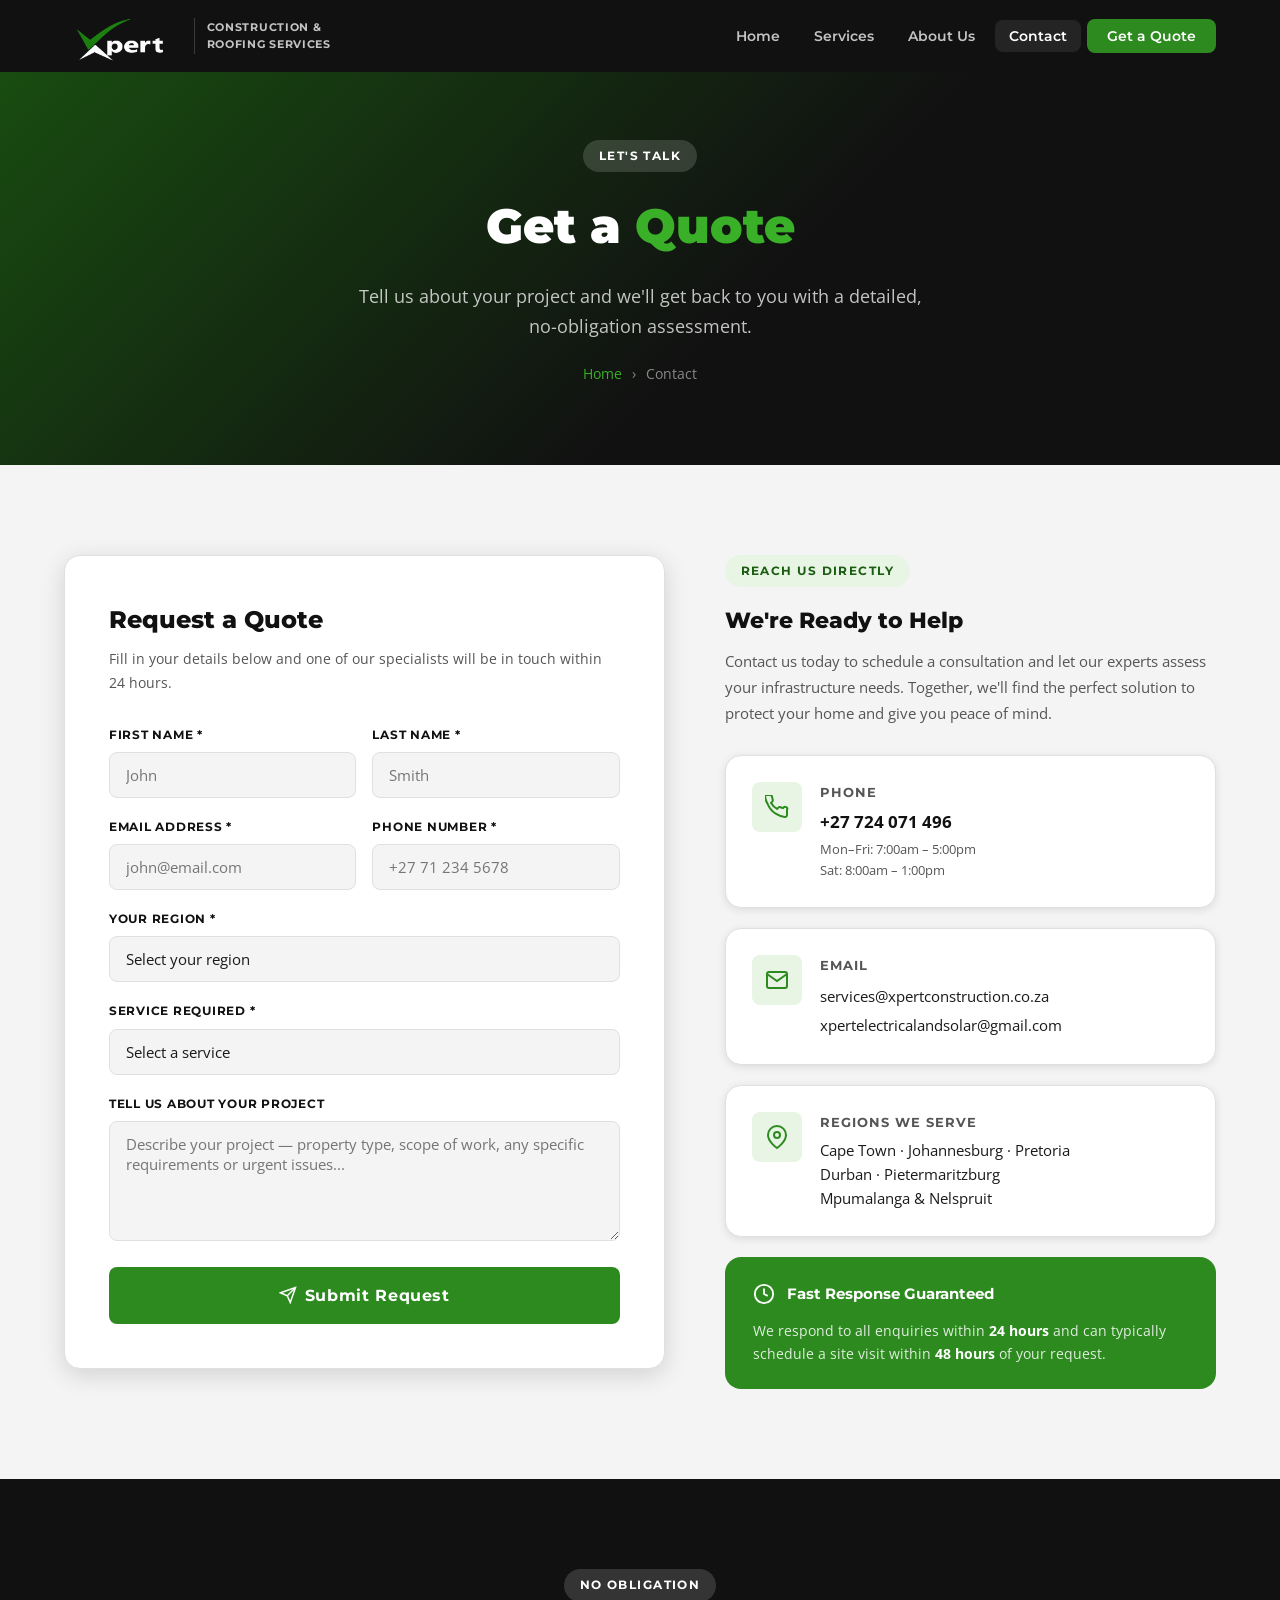
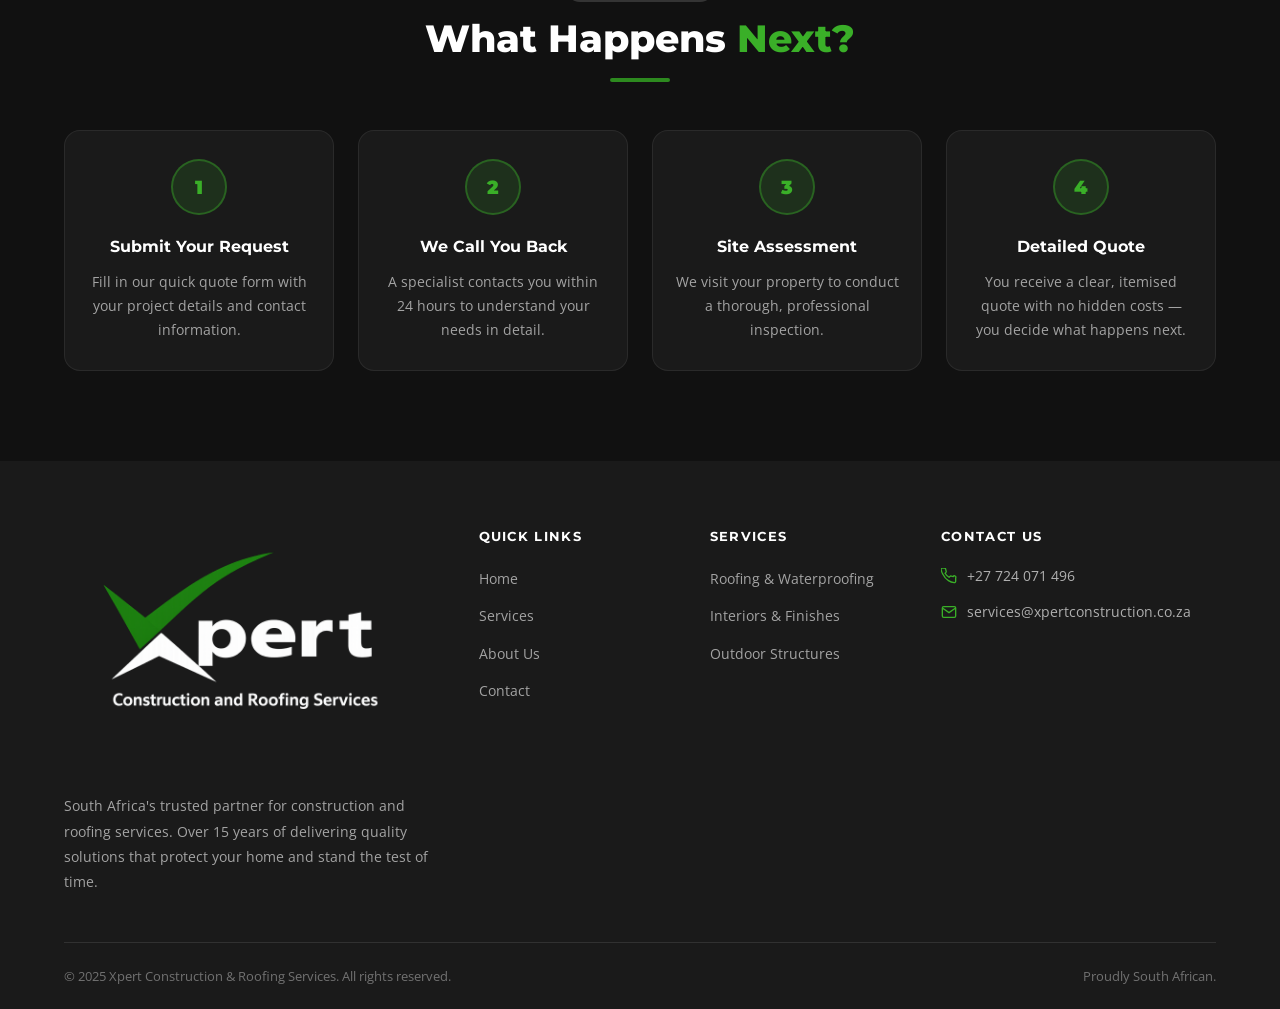
<file: contact.html>
<!DOCTYPE html>
<html lang="en">
<head>
  <meta charset="UTF-8"/>
  <meta name="viewport" content="width=device-width, initial-scale=1.0"/>
  <title>Contact &amp; Quote | Xpert Construction &amp; Roofing Services</title>
  <meta name="description" content="Get in touch with Xpert Construction &amp; Roofing Services. Request a quote or schedule a consultation. We serve 6 regions across South Africa."/>
  <link rel="icon" type="image/png" href="images/icon.png"/>
  <link rel="stylesheet" href="css/styles.css"/>
</head>
<body>

<nav class="navbar" id="navbar">
  <div class="container nav-inner">
    <a href="index.html" class="nav-logo">
      <img src="images/rexerselogo.png" alt="Xpert Construction &amp; Roofing Services" class="nav-logo-img">
      <div class="nav-logo-divider"></div>
      <div class="nav-logo-tagline">Construction &amp;<br>Roofing Services</div>
    </a>
    <ul class="nav-links" id="navLinks">
      <li><a href="index.html">Home</a></li>
      <li><a href="services.html">Services</a></li>
      <li><a href="about.html">About Us</a></li>
      <li><a href="contact.html" class="active">Contact</a></li>
      <li><a href="contact.html" class="nav-cta">Get a Quote</a></li>
    </ul>
    <button class="hamburger" id="hamburger" aria-label="Toggle menu"><span></span><span></span><span></span></button>
  </div>
</nav>

<!-- PAGE HERO -->
<section class="page-hero">
  <div class="container">
    <div class="tag light">Let's Talk</div>
    <h1>Get a <span>Quote</span></h1>
    <p>Tell us about your project and we'll get back to you with a detailed, no-obligation assessment.</p>
    <div class="breadcrumb"><a href="index.html">Home</a><span>›</span><span>Contact</span></div>
  </div>
</section>

<!-- CONTACT LAYOUT -->
<section class="section-pad" style="background:var(--light-gray)">
  <div class="container">
    <div class="contact-layout">
      <!-- ═══ SETUP NOTICE — remove this block once your Web3Forms key is added ═══ -->
      
      <!-- ═══ END SETUP NOTICE ═══ -->



      <!-- FORM -->
      <div class="contact-form-wrap fade-in">
        <h2 class="form-title">Request a Quote</h2>
        <p class="form-sub">Fill in your details below and one of our specialists will be in touch within 24 hours.</p>

        <form id="quoteForm" novalidate>
          <div class="form-row">
            <div class="form-group">
              <label for="firstName">First Name *</label>
              <input type="text" id="firstName" name="firstName" placeholder="John" required/>
            </div>
            <div class="form-group">
              <label for="lastName">Last Name *</label>
              <input type="text" id="lastName" name="lastName" placeholder="Smith" required/>
            </div>
          </div>
          <div class="form-row">
            <div class="form-group">
              <label for="email">Email Address *</label>
              <input type="email" id="email" name="email" placeholder="john@email.com" required/>
            </div>
            <div class="form-group">
              <label for="phone">Phone Number *</label>
              <input type="tel" id="phone" name="phone" placeholder="+27 71 234 5678" required/>
            </div>
          </div>
          <div class="form-group">
            <label for="region">Your Region *</label>
            <select id="region" name="region" required>
              <option value="" disabled selected>Select your region</option>
              <option>Cape Town</option>
              <option>Johannesburg</option>
              <option>Pretoria</option>
              <option>Durban</option>
              <option>Pietermaritzburg</option>
              <option>Mpumalanga / Nelspruit</option>
              <option>Other</option>
            </select>
          </div>
          <div class="form-group">
            <label for="service">Service Required *</label>
            <select id="service" name="service" required>
              <option value="" disabled selected>Select a service</option>
              <option>Roofing — Full Replacement</option>
              <option>Roofing — Repairs &amp; Leak Fixing</option>
              <option>Waterproofing</option>
              <option>Interiors &amp; Finishes</option>
              <option>Flooring Installation</option>
              <option>Painting — Interior / Exterior</option>
              <option>Plumbing</option>
              <option>Tiling &amp; Paving</option>
              <option>Pergola / Carport / Decking</option>
              <option>Solar Panel Installation</option>
              <option>General Construction</option>
              <option>Other / Multiple Services</option>
            </select>
          </div>
          <div class="form-group">
            <label for="message">Tell Us About Your Project</label>
            <textarea id="message" name="message" placeholder="Describe your project — property type, scope of work, any specific requirements or urgent issues..."></textarea>
          </div>
          <button type="submit" class="btn btn-primary btn-lg form-submit">
            <svg width="18" height="18" viewBox="0 0 24 24" fill="none" stroke="currentColor" stroke-width="2"><line x1="22" y1="2" x2="11" y2="13"/><polygon points="22 2 15 22 11 13 2 9 22 2"/></svg>
            Submit Request
          </button>
        </form>


        <!-- Error message box -->
        <div id="formError" style="display:none;margin-top:16px;padding:18px 22px;background:#fff5f5;border:1.5px solid #e53935;border-radius:var(--radius-lg);display:none;align-items:flex-start;gap:12px">
          <svg width="22" height="22" viewBox="0 0 24 24" fill="none" stroke="#e53935" stroke-width="2" style="flex-shrink:0;margin-top:1px"><circle cx="12" cy="12" r="10"/><line x1="12" y1="8" x2="12" y2="12"/><line x1="12" y1="16" x2="12.01" y2="16"/></svg>
          <div>
            <strong style="font-family:var(--font-heading);font-size:.88rem;color:#c62828;display:block;margin-bottom:3px">Submission Error</strong>
            <span class="error-msg" style="font-size:.88rem;color:#555"></span>
          </div>
        </div>

        <div class="form-success" id="formSuccess">
          <svg width="48" height="48" viewBox="0 0 24 24" fill="none" stroke="#2d8a1f" stroke-width="2" style="margin:0 auto 16px;display:block"><circle cx="12" cy="12" r="10"/><path d="M5 13l4 4L19 7"/></svg>
          <h3>Quote Request Sent!</h3>
          <p>Thank you — one of our specialists will contact you within 24 hours to discuss your project and arrange a site visit.</p>
        </div>
      </div>

      <!-- CONTACT INFO -->
      <div class="contact-info-wrap fade-in fade-in-delay-1">
        <div style="margin-bottom:8px">
          <div class="tag">Reach Us Directly</div>
          <h3 style="font-family:var(--font-heading);font-size:1.4rem;font-weight:800;color:var(--black);margin-bottom:10px">We're Ready to Help</h3>
          <p style="font-size:.92rem;color:var(--gray);line-height:1.75">Contact us today to schedule a consultation and let our experts assess your infrastructure needs. Together, we'll find the perfect solution to protect your home and give you peace of mind.</p>
        </div>

        <div class="contact-info-card">
          <div class="contact-info-icon">
            <svg width="24" height="24" viewBox="0 0 24 24" fill="none" stroke="currentColor" stroke-width="2"><path d="M22 16.92v3a2 2 0 01-2.18 2 19.79 19.79 0 01-8.63-3.07A19.5 19.5 0 013.07 9.81a19.79 19.79 0 01-3.07-8.67A2 2 0 012 0h3a2 2 0 012 1.72c.127.96.361 1.903.7 2.81a2 2 0 01-.45 2.11L6.09 7.91a16 16 0 006 6l1.27-1.27a2 2 0 012.11-.45c.907.339 1.85.573 2.81.7A2 2 0 0122 14.92z"/></svg>
          </div>
          <div>
            <h4>Phone</h4>
            <a href="tel:+27724071496" style="display:block;font-weight:700;font-size:1.05rem;color:var(--black)">+27 724 071 496</a>
            <p style="font-size:.82rem;color:var(--gray);margin-top:3px">Mon–Fri: 7:00am – 5:00pm<br>Sat: 8:00am – 1:00pm</p>
          </div>
        </div>

        <div class="contact-info-card">
          <div class="contact-info-icon">
            <svg width="24" height="24" viewBox="0 0 24 24" fill="none" stroke="currentColor" stroke-width="2"><path d="M4 4h16c1.1 0 2 .9 2 2v12c0 1.1-.9 2-2 2H4c-1.1 0-2-.9-2-2V6c0-1.1.9-2 2-2z"/><polyline points="22,6 12,13 2,6"/></svg>
          </div>
          <div>
            <h4>Email</h4>
            <a href="mailto:services@xpertconstruction.co.za">services@xpertconstruction.co.za</a>
            <a href="mailto:xpertelectricalandsolar@gmail.com" style="display:block;margin-top:4px">xpertelectricalandsolar@gmail.com</a>
          </div>
        </div>

        <div class="contact-info-card">
          <div class="contact-info-icon">
            <svg width="24" height="24" viewBox="0 0 24 24" fill="none" stroke="currentColor" stroke-width="2"><path d="M21 10c0 7-9 13-9 13s-9-6-9-13a9 9 0 0118 0z"/><circle cx="12" cy="10" r="3"/></svg>
          </div>
          <div>
            <h4>Regions We Serve</h4>
            <p>Cape Town · Johannesburg · Pretoria<br>Durban · Pietermaritzburg<br>Mpumalanga &amp; Nelspruit</p>
          </div>
        </div>

        <!-- Response time card -->
        <div style="background:var(--green-primary);border-radius:var(--radius-lg);padding:24px 28px;color:var(--white)">
          <div style="display:flex;align-items:center;gap:12px;margin-bottom:12px">
            <svg width="22" height="22" viewBox="0 0 24 24" fill="none" stroke="currentColor" stroke-width="2"><circle cx="12" cy="12" r="10"/><path d="M12 6v6l4 2"/></svg>
            <strong style="font-family:var(--font-heading);font-size:.95rem">Fast Response Guaranteed</strong>
          </div>
          <p style="font-size:.88rem;color:rgba(255,255,255,.85);line-height:1.65">We respond to all enquiries within <strong style="color:var(--white)">24 hours</strong> and can typically schedule a site visit within <strong style="color:var(--white)">48 hours</strong> of your request.</p>
        </div>
      </div>

    </div>
  </div>
</section>

<!-- WHY CONTACT US STRIP -->
<section class="section-pad" style="background:var(--black)">
  <div class="container">
    <div class="text-center fade-in" style="margin-bottom:48px">
      <div class="tag light">No Obligation</div>
      <h2 class="section-title text-white">What Happens <span>Next?</span></h2>
      <div class="divider"></div>
    </div>
    <div class="steps-grid">
      <div class="step-card fade-in fade-in-delay-1">
        <div class="step-num">1</div>
        <h4>Submit Your Request</h4>
        <p>Fill in our quick quote form with your project details and contact information.</p>
      </div>
      <div class="step-card fade-in fade-in-delay-2">
        <div class="step-num">2</div>
        <h4>We Call You Back</h4>
        <p>A specialist contacts you within 24 hours to understand your needs in detail.</p>
      </div>
      <div class="step-card fade-in fade-in-delay-3">
        <div class="step-num">3</div>
        <h4>Site Assessment</h4>
        <p>We visit your property to conduct a thorough, professional inspection.</p>
      </div>
      <div class="step-card fade-in fade-in-delay-1">
        <div class="step-num">4</div>
        <h4>Detailed Quote</h4>
        <p>You receive a clear, itemised quote with no hidden costs — you decide what happens next.</p>
      </div>
    </div>
  </div>
</section>

<footer>
  <div class="container">
    <div class="footer-grid">
      <div class="footer-brand">
        <a href="index.html" class="nav-logo" style="display:inline-flex;margin-bottom:4px">
          <img src="images/rexerselogofull.png" alt="Xpert">
        </a>
        <p>South Africa's trusted partner for construction and roofing services. Over 15 years of delivering quality solutions that protect your home and stand the test of time.</p>
      </div>
      <div class="footer-col"><h4>Quick Links</h4><ul><li><a href="index.html">Home</a></li><li><a href="services.html">Services</a></li><li><a href="about.html">About Us</a></li><li><a href="contact.html">Contact</a></li></ul></div>
      <div class="footer-col"><h4>Services</h4><ul><li><a href="services.html#roofing">Roofing &amp; Waterproofing</a></li><li><a href="services.html#interiors">Interiors &amp; Finishes</a></li><li><a href="services.html#outdoor">Outdoor Structures</a></li></ul></div>
      <div class="footer-col">
        <h4>Contact Us</h4>
        <div class="footer-contact-item"><svg width="16" height="16" viewBox="0 0 24 24" fill="none" stroke="currentColor" stroke-width="2"><path d="M22 16.92v3a2 2 0 01-2.18 2 19.79 19.79 0 01-8.63-3.07A19.5 19.5 0 013.07 9.81a19.79 19.79 0 01-3.07-8.67A2 2 0 012 0h3a2 2 0 012 1.72c.127.96.361 1.903.7 2.81a2 2 0 01-.45 2.11L6.09 7.91a16 16 0 006 6l1.27-1.27a2 2 0 012.11-.45c.907.339 1.85.573 2.81.7A2 2 0 0122 14.92z"/></svg><span>+27 724 071 496</span></div>
        <div class="footer-contact-item"><svg width="16" height="16" viewBox="0 0 24 24" fill="none" stroke="currentColor" stroke-width="2"><path d="M4 4h16c1.1 0 2 .9 2 2v12c0 1.1-.9 2-2 2H4c-1.1 0-2-.9-2-2V6c0-1.1.9-2 2-2z"/><polyline points="22,6 12,13 2,6"/></svg><span>services@xpertconstruction.co.za</span></div>
      </div>
    </div>
    <div class="footer-bottom"><span>&copy; 2025 Xpert Construction &amp; Roofing Services. All rights reserved.</span><span>Proudly South African.</span></div>
  </div>
</footer>

<script src="js/main.js"></script>
</body>
</html>
</file>
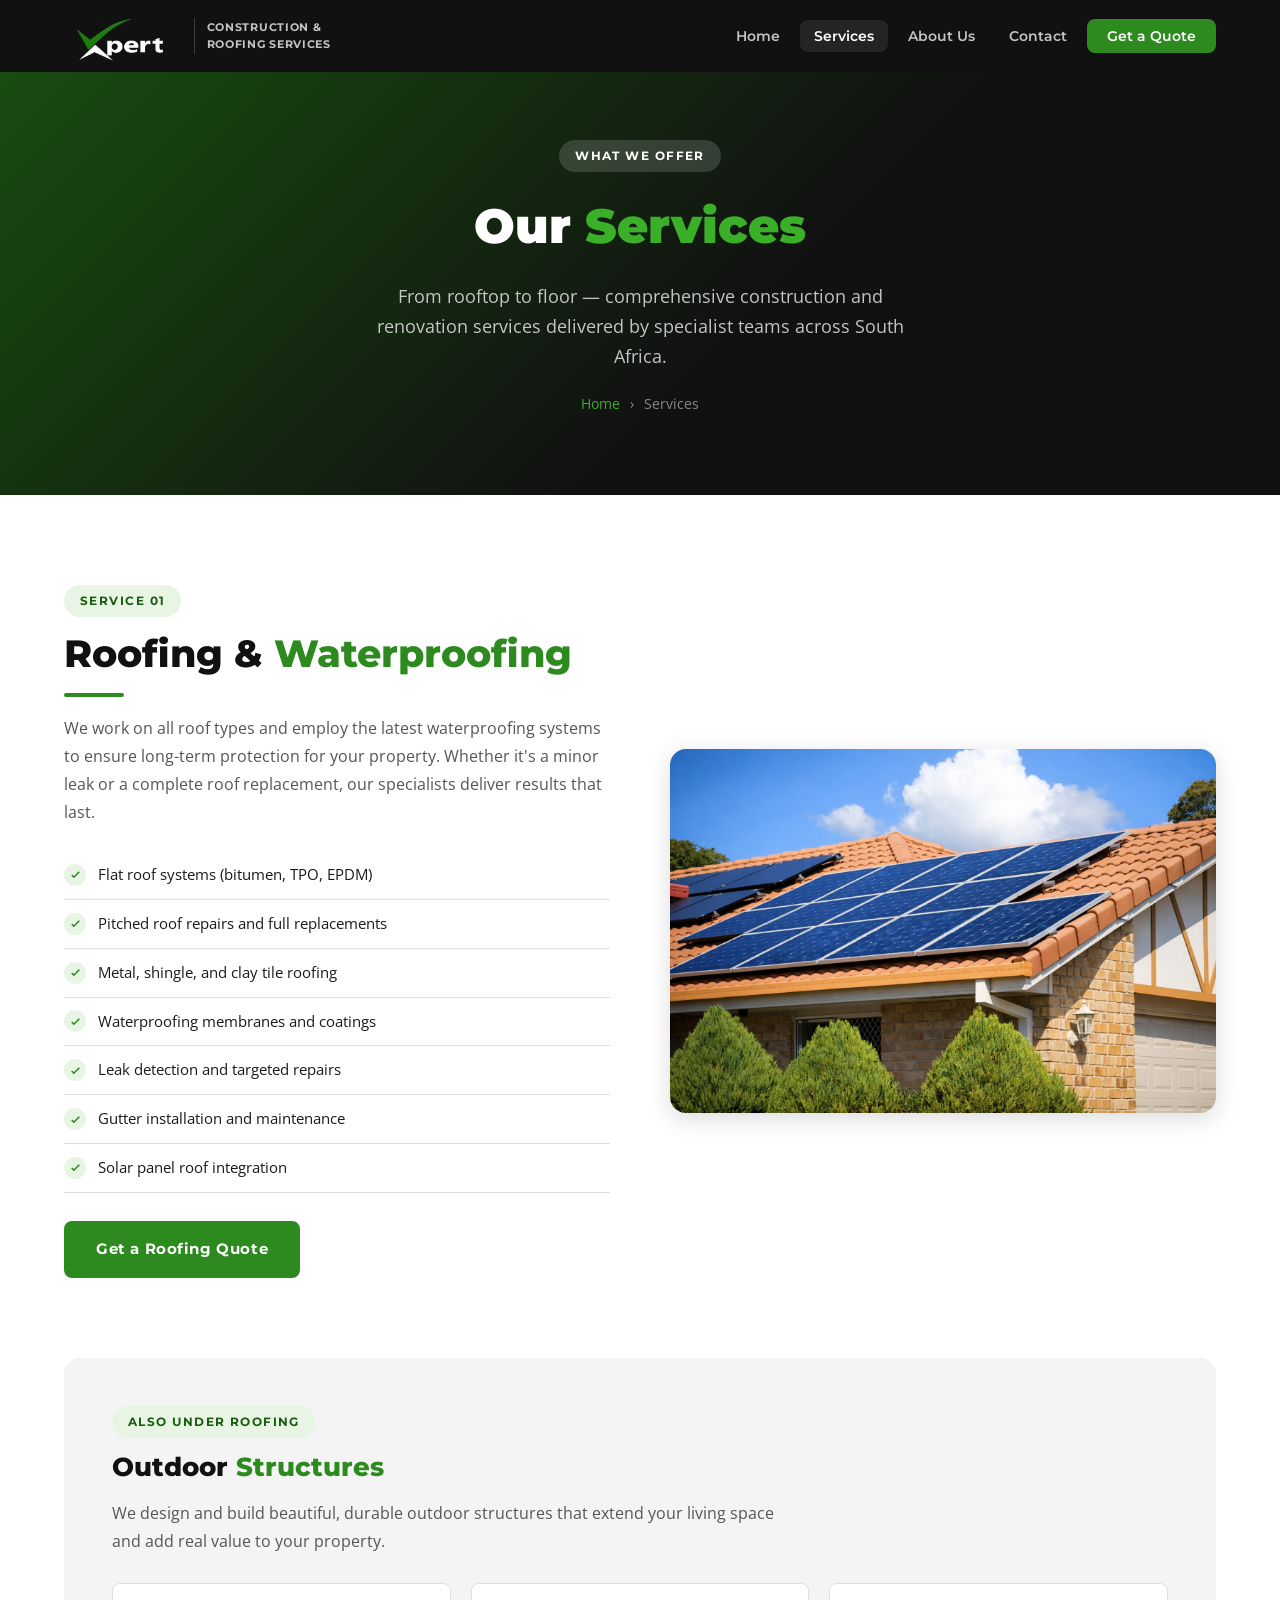
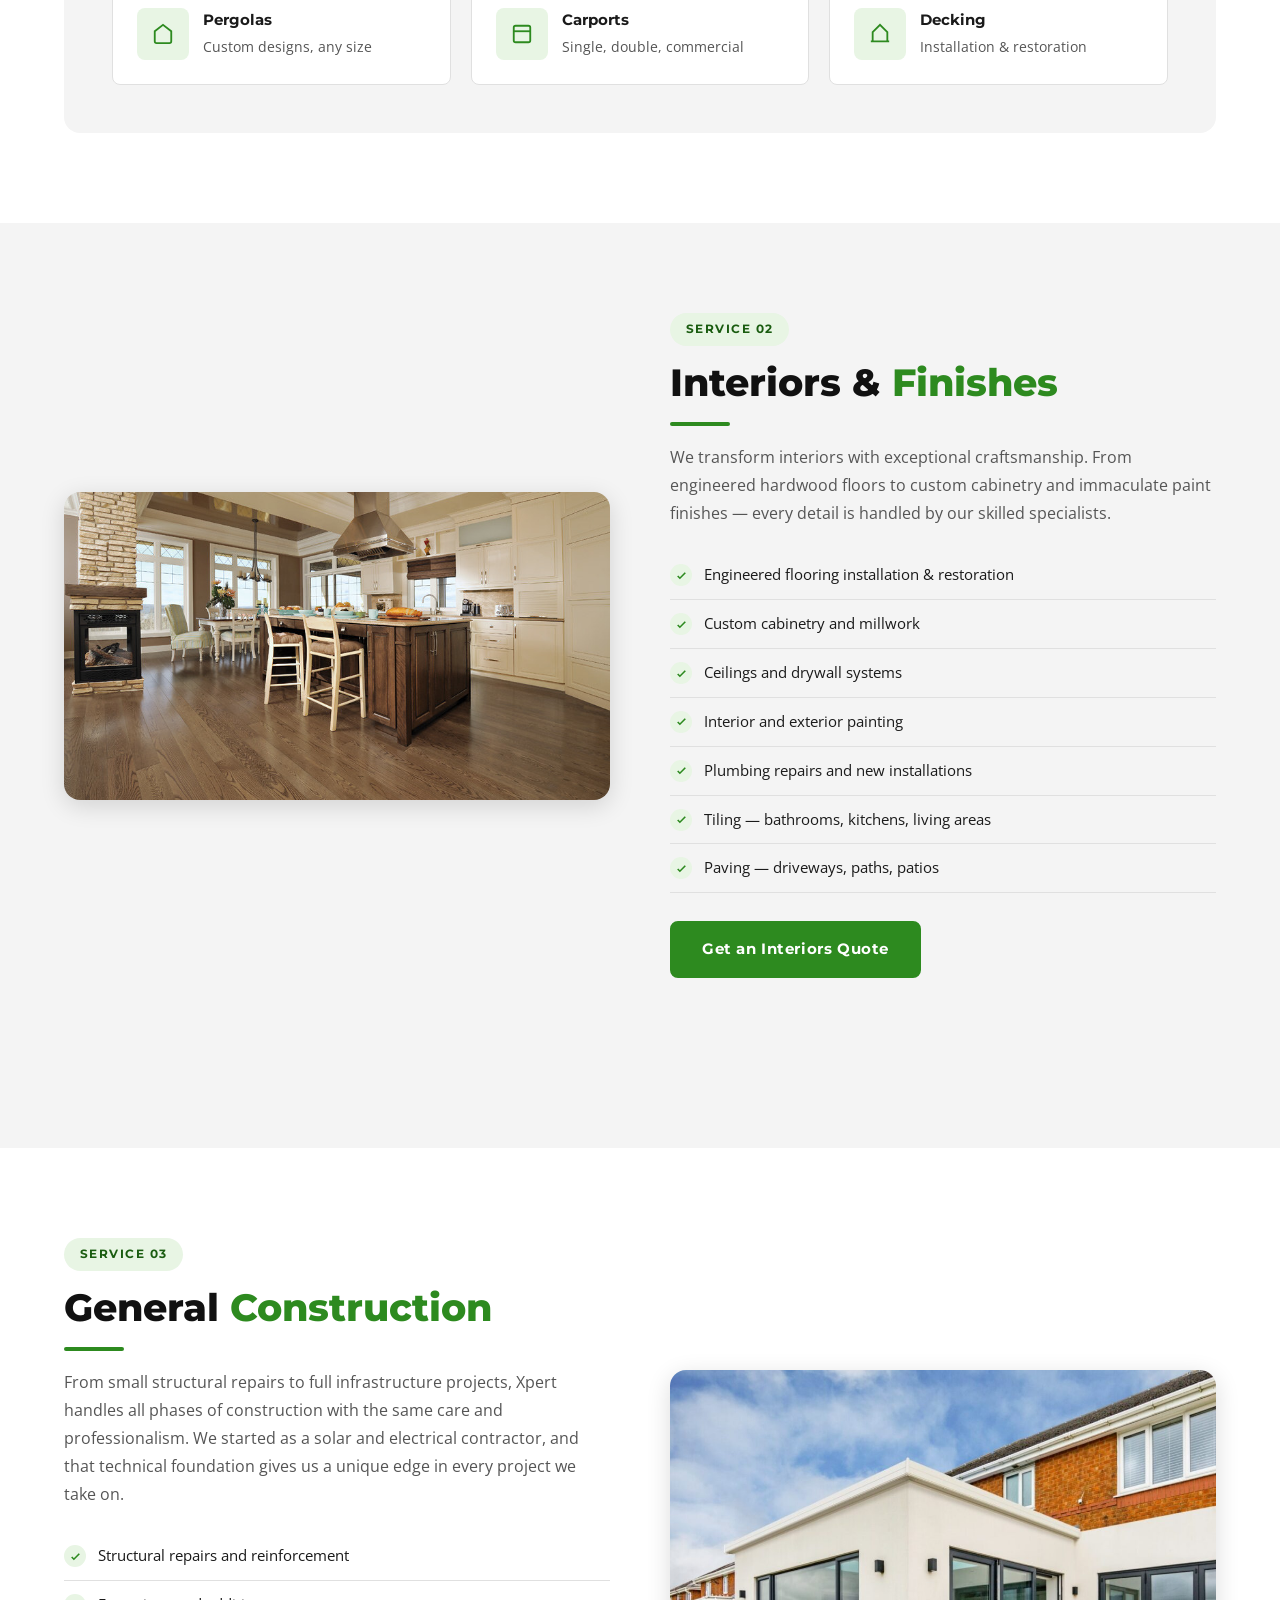
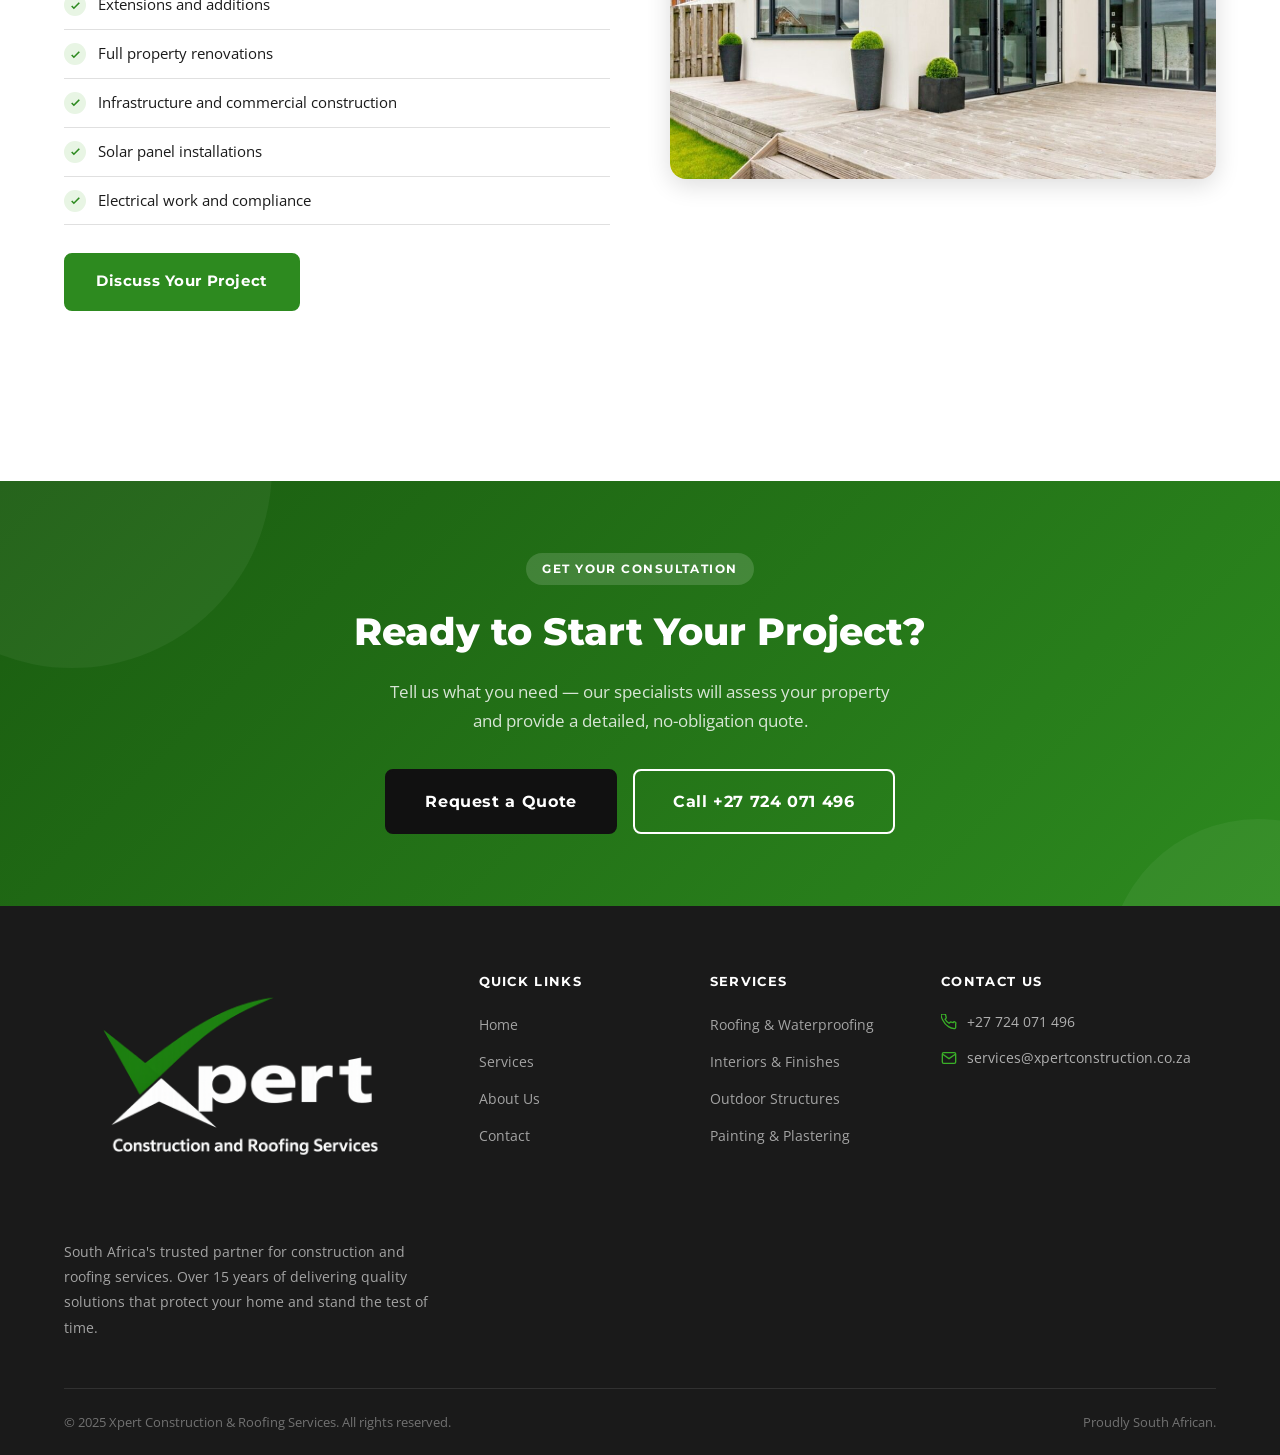
<file: services.html>
<!DOCTYPE html>
<html lang="en">
<head>
  <meta charset="UTF-8"/>
  <meta name="viewport" content="width=device-width, initial-scale=1.0"/>
  <title>Our Services | Xpert Construction &amp; Roofing Services</title>
  <meta name="description" content="Full range of construction and roofing services — waterproofing, roof renovations, interiors, flooring, painting, plumbing and more across South Africa."/>
  <link rel="icon" type="image/png" href="images/icon.png"/>
  <link rel="stylesheet" href="css/styles.css"/>
</head>
<body>

<nav class="navbar" id="navbar">
  <div class="container nav-inner">
    <a href="index.html" class="nav-logo">
      <img src="images/rexerselogo.png" alt="Xpert Construction &amp; Roofing Services" class="nav-logo-img">
      <div class="nav-logo-divider"></div>
      <div class="nav-logo-tagline">Construction &amp;<br>Roofing Services</div>
    </a>
    <ul class="nav-links" id="navLinks">
      <li><a href="index.html">Home</a></li>
      <li><a href="services.html" class="active">Services</a></li>
      <li><a href="about.html">About Us</a></li>
      <li><a href="contact.html">Contact</a></li>
      <li><a href="contact.html" class="nav-cta">Get a Quote</a></li>
    </ul>
    <button class="hamburger" id="hamburger" aria-label="Toggle menu"><span></span><span></span><span></span></button>
  </div>
</nav>

<!-- PAGE HERO -->
<section class="page-hero">
  <div class="container">
    <div class="tag light">What We Offer</div>
    <h1>Our <span>Services</span></h1>
    <p>From rooftop to floor — comprehensive construction and renovation services delivered by specialist teams across South Africa.</p>
    <div class="breadcrumb"><a href="index.html">Home</a><span>›</span><span>Services</span></div>
  </div>
</section>

<!-- ROOFING & WATERPROOFING -->
<section class="section-pad" id="roofing" style="background:var(--white)">
  <div class="container">
    <div class="services-detail">
      <div class="fade-in">
        <div class="tag">Service 01</div>
        <h2 class="section-title">Roofing &amp; <span>Waterproofing</span></h2>
        <div class="divider left"></div>
        <p style="margin-top:18px;color:var(--gray);line-height:1.8;font-size:.97rem">We work on all roof types and employ the latest waterproofing systems to ensure long-term protection for your property. Whether it's a minor leak or a complete roof replacement, our specialists deliver results that last.</p>
        <ul class="services-list-items" style="margin-top:24px">
          <li><span class="check-icon"><svg width="13" height="13" viewBox="0 0 24 24" fill="none" stroke="currentColor" stroke-width="3"><path d="M5 13l4 4L19 7"/></svg></span>Flat roof systems (bitumen, TPO, EPDM)</li>
          <li><span class="check-icon"><svg width="13" height="13" viewBox="0 0 24 24" fill="none" stroke="currentColor" stroke-width="3"><path d="M5 13l4 4L19 7"/></svg></span>Pitched roof repairs and full replacements</li>
          <li><span class="check-icon"><svg width="13" height="13" viewBox="0 0 24 24" fill="none" stroke="currentColor" stroke-width="3"><path d="M5 13l4 4L19 7"/></svg></span>Metal, shingle, and clay tile roofing</li>
          <li><span class="check-icon"><svg width="13" height="13" viewBox="0 0 24 24" fill="none" stroke="currentColor" stroke-width="3"><path d="M5 13l4 4L19 7"/></svg></span>Waterproofing membranes and coatings</li>
          <li><span class="check-icon"><svg width="13" height="13" viewBox="0 0 24 24" fill="none" stroke="currentColor" stroke-width="3"><path d="M5 13l4 4L19 7"/></svg></span>Leak detection and targeted repairs</li>
          <li><span class="check-icon"><svg width="13" height="13" viewBox="0 0 24 24" fill="none" stroke="currentColor" stroke-width="3"><path d="M5 13l4 4L19 7"/></svg></span>Gutter installation and maintenance</li>
          <li><span class="check-icon"><svg width="13" height="13" viewBox="0 0 24 24" fill="none" stroke="currentColor" stroke-width="3"><path d="M5 13l4 4L19 7"/></svg></span>Solar panel roof integration</li>
        </ul>
        <div style="margin-top:28px"><a href="contact.html" class="btn btn-primary">Get a Roofing Quote</a></div>
      </div>
      <div class="services-detail-visual fade-in fade-in-delay-1">
        
          <img src="images/roof-solar.png" alt="Roofing & Waterproofing work" style="width:100%;height:100%;object-fit:cover">
        
      </div>
    </div>

    <!-- OUTDOOR STRUCTURES -->
    <div id="outdoor" style="background:var(--light-gray);border-radius:var(--radius-lg);padding:48px;margin-bottom:0" class="fade-in">
      <div class="tag">Also Under Roofing</div>
      <h3 class="section-title" style="font-size:1.6rem">Outdoor <span>Structures</span></h3>
      <p style="color:var(--gray);margin-bottom:28px;max-width:680px;line-height:1.75">We design and build beautiful, durable outdoor structures that extend your living space and add real value to your property.</p>
      <div style="display:grid;grid-template-columns:repeat(auto-fit,minmax(220px,1fr));gap:20px">
        <div style="background:var(--white);padding:24px;border-radius:var(--radius);border:1px solid var(--border);display:flex;align-items:center;gap:14px">
          <div class="service-icon" style="margin:0;flex-shrink:0">
            <svg width="22" height="22" viewBox="0 0 24 24" fill="none" stroke="currentColor" stroke-width="2"><path d="M3 9l9-7 9 7v11a2 2 0 01-2 2H5a2 2 0 01-2-2z"/></svg>
          </div>
          <div><strong style="font-family:var(--font-heading);font-size:.92rem;display:block">Pergolas</strong><span style="font-size:.85rem;color:var(--gray)">Custom designs, any size</span></div>
        </div>
        <div style="background:var(--white);padding:24px;border-radius:var(--radius);border:1px solid var(--border);display:flex;align-items:center;gap:14px">
          <div class="service-icon" style="margin:0;flex-shrink:0">
            <svg width="22" height="22" viewBox="0 0 24 24" fill="none" stroke="currentColor" stroke-width="2"><rect x="3" y="3" width="18" height="18" rx="2"/><path d="M3 9h18"/></svg>
          </div>
          <div><strong style="font-family:var(--font-heading);font-size:.92rem;display:block">Carports</strong><span style="font-size:.85rem;color:var(--gray)">Single, double, commercial</span></div>
        </div>
        <div style="background:var(--white);padding:24px;border-radius:var(--radius);border:1px solid var(--border);display:flex;align-items:center;gap:14px">
          <div class="service-icon" style="margin:0;flex-shrink:0">
            <svg width="22" height="22" viewBox="0 0 24 24" fill="none" stroke="currentColor" stroke-width="2"><path d="M2 20h20M4 20V10l8-8 8 8v10"/></svg>
          </div>
          <div><strong style="font-family:var(--font-heading);font-size:.92rem;display:block">Decking</strong><span style="font-size:.85rem;color:var(--gray)">Installation &amp; restoration</span></div>
        </div>
      </div>
    </div>
  </div>
</section>

<!-- INTERIORS & FINISHES -->
<section class="section-pad" id="interiors" style="background:var(--light-gray)">
  <div class="container">
    <div class="services-detail reverse">
      <div class="services-detail-visual fade-in">
        <img src="images/Kitxhen-2.jpg" alt="Interior finishes work" style="width:100%;height:100%;object-fit:cover">
      </div>
      <div class="fade-in fade-in-delay-1">
        <div class="tag">Service 02</div>
        <h2 class="section-title">Interiors &amp; <span>Finishes</span></h2>
        <div class="divider left"></div>
        <p style="margin-top:18px;color:var(--gray);line-height:1.8;font-size:.97rem">We transform interiors with exceptional craftsmanship. From engineered hardwood floors to custom cabinetry and immaculate paint finishes — every detail is handled by our skilled specialists.</p>
        <ul class="services-list-items" style="margin-top:24px">
          <li><span class="check-icon"><svg width="13" height="13" viewBox="0 0 24 24" fill="none" stroke="currentColor" stroke-width="3"><path d="M5 13l4 4L19 7"/></svg></span>Engineered flooring installation &amp; restoration</li>
          <li><span class="check-icon"><svg width="13" height="13" viewBox="0 0 24 24" fill="none" stroke="currentColor" stroke-width="3"><path d="M5 13l4 4L19 7"/></svg></span>Custom cabinetry and millwork</li>
          <li><span class="check-icon"><svg width="13" height="13" viewBox="0 0 24 24" fill="none" stroke="currentColor" stroke-width="3"><path d="M5 13l4 4L19 7"/></svg></span>Ceilings and drywall systems</li>
          <li><span class="check-icon"><svg width="13" height="13" viewBox="0 0 24 24" fill="none" stroke="currentColor" stroke-width="3"><path d="M5 13l4 4L19 7"/></svg></span>Interior and exterior painting</li>
          <li><span class="check-icon"><svg width="13" height="13" viewBox="0 0 24 24" fill="none" stroke="currentColor" stroke-width="3"><path d="M5 13l4 4L19 7"/></svg></span>Plumbing repairs and new installations</li>
          <li><span class="check-icon"><svg width="13" height="13" viewBox="0 0 24 24" fill="none" stroke="currentColor" stroke-width="3"><path d="M5 13l4 4L19 7"/></svg></span>Tiling — bathrooms, kitchens, living areas</li>
          <li><span class="check-icon"><svg width="13" height="13" viewBox="0 0 24 24" fill="none" stroke="currentColor" stroke-width="3"><path d="M5 13l4 4L19 7"/></svg></span>Paving — driveways, paths, patios</li>
        </ul>
        <div style="margin-top:28px"><a href="contact.html" class="btn btn-primary">Get an Interiors Quote</a></div>
      </div>
    </div>
  </div>
</section>

<!-- GENERAL CONSTRUCTION -->
<section class="section-pad" style="background:var(--white)">
  <div class="container">
    <div class="services-detail">
      <div class="fade-in">
        <div class="tag">Service 03</div>
        <h2 class="section-title">General <span>Construction</span></h2>
        <div class="divider left"></div>
        <p style="margin-top:18px;color:var(--gray);line-height:1.8;font-size:.97rem">From small structural repairs to full infrastructure projects, Xpert handles all phases of construction with the same care and professionalism. We started as a solar and electrical contractor, and that technical foundation gives us a unique edge in every project we take on.</p>
        <ul class="services-list-items" style="margin-top:24px">
          <li><span class="check-icon"><svg width="13" height="13" viewBox="0 0 24 24" fill="none" stroke="currentColor" stroke-width="3"><path d="M5 13l4 4L19 7"/></svg></span>Structural repairs and reinforcement</li>
          <li><span class="check-icon"><svg width="13" height="13" viewBox="0 0 24 24" fill="none" stroke="currentColor" stroke-width="3"><path d="M5 13l4 4L19 7"/></svg></span>Extensions and additions</li>
          <li><span class="check-icon"><svg width="13" height="13" viewBox="0 0 24 24" fill="none" stroke="currentColor" stroke-width="3"><path d="M5 13l4 4L19 7"/></svg></span>Full property renovations</li>
          <li><span class="check-icon"><svg width="13" height="13" viewBox="0 0 24 24" fill="none" stroke="currentColor" stroke-width="3"><path d="M5 13l4 4L19 7"/></svg></span>Infrastructure and commercial construction</li>
          <li><span class="check-icon"><svg width="13" height="13" viewBox="0 0 24 24" fill="none" stroke="currentColor" stroke-width="3"><path d="M5 13l4 4L19 7"/></svg></span>Solar panel installations</li>
          <li><span class="check-icon"><svg width="13" height="13" viewBox="0 0 24 24" fill="none" stroke="currentColor" stroke-width="3"><path d="M5 13l4 4L19 7"/></svg></span>Electrical work and compliance</li>
        </ul>
        <div style="margin-top:28px"><a href="contact.html" class="btn btn-primary">Discuss Your Project</a></div>
      </div>
      <div class="services-detail-visual fade-in fade-in-delay-1">
       <img src="images/hup_flat_roof-min-1200x900-1-1024x768.jpg" alt="General construction work" style="width:100%;height:100%;object-fit:cover">
      </div>
    </div>
  </div>
</section>

<!-- CTA BANNER -->
<section class="cta-banner">
  <div class="container">
    <div class="tag light">Get your Consultation</div>
    <h2>Ready to Start Your Project?</h2>
    <p>Tell us what you need — our specialists will assess your property and provide a detailed, no-obligation quote.</p>
    <div class="cta-btn-group">
      <a href="contact.html" class="btn btn-dark btn-lg">Request a Quote</a>
      <a href="tel:+27724071496" class="btn btn-outline btn-lg">Call +27 724 071 496</a>
    </div>
  </div>
</section>

<footer>
  <div class="container">
    <div class="footer-grid">
      <div class="footer-brand">
        <a href="index.html" class="nav-logo" style="display:inline-flex;margin-bottom:4px">
          <img src="images/rexerselogofull.png" alt="Xpert">
        </a>
        <p>South Africa's trusted partner for construction and roofing services. Over 15 years of delivering quality solutions that protect your home and stand the test of time.</p>
      </div>
      <div class="footer-col"><h4>Quick Links</h4><ul><li><a href="index.html">Home</a></li><li><a href="services.html">Services</a></li><li><a href="about.html">About Us</a></li><li><a href="contact.html">Contact</a></li></ul></div>
      <div class="footer-col"><h4>Services</h4><ul><li><a href="#roofing">Roofing &amp; Waterproofing</a></li><li><a href="#interiors">Interiors &amp; Finishes</a></li><li><a href="#outdoor">Outdoor Structures</a></li><li><a href="#">Painting &amp; Plastering</a></li></ul></div>
      <div class="footer-col">
        <h4>Contact Us</h4>
        <div class="footer-contact-item"><svg width="16" height="16" viewBox="0 0 24 24" fill="none" stroke="currentColor" stroke-width="2"><path d="M22 16.92v3a2 2 0 01-2.18 2 19.79 19.79 0 01-8.63-3.07A19.5 19.5 0 013.07 9.81a19.79 19.79 0 01-3.07-8.67A2 2 0 012 0h3a2 2 0 012 1.72c.127.96.361 1.903.7 2.81a2 2 0 01-.45 2.11L6.09 7.91a16 16 0 006 6l1.27-1.27a2 2 0 012.11-.45c.907.339 1.85.573 2.81.7A2 2 0 0122 14.92z"/></svg><span>+27 724 071 496</span></div>
        <div class="footer-contact-item"><svg width="16" height="16" viewBox="0 0 24 24" fill="none" stroke="currentColor" stroke-width="2"><path d="M4 4h16c1.1 0 2 .9 2 2v12c0 1.1-.9 2-2 2H4c-1.1 0-2-.9-2-2V6c0-1.1.9-2 2-2z"/><polyline points="22,6 12,13 2,6"/></svg><span>services@xpertconstruction.co.za</span></div>
      </div>
    </div>
    <div class="footer-bottom"><span>&copy; 2025 Xpert Construction &amp; Roofing Services. All rights reserved.</span><span>Proudly South African.</span></div>
  </div>
</footer>

<script src="js/main.js"></script>
</body>
</html>
</file>
<file: css/styles.css>
/* ============================================================
   XPERT CONSTRUCTION & ROOFING SERVICES — Main Stylesheet
   Brand: Green #2d8a1f | Black #111 | White #fff
   ============================================================ */
@import url('https://fonts.googleapis.com/css2?family=Montserrat:wght@400;600;700;800;900&family=Open+Sans:wght@400;500;600&display=swap');

:root {
  --green-primary: #2d8a1f;
  --green-dark:    #1a5c10;
  --green-bright:  #3aaf28;
  --green-light:   #e8f5e4;
  --black:         #111111;
  --dark:          #1a1a1a;
  --mid:           #2e2e2e;
  --gray:          #555555;
  --light-gray:    #f4f4f4;
  --border:        #e0e0e0;
  --white:         #ffffff;
  --font-heading:  'Montserrat', sans-serif;
  --font-body:     'Open Sans', sans-serif;
  --shadow-sm:     0 2px 8px rgba(0,0,0,.10);
  --shadow-md:     0 6px 24px rgba(0,0,0,.14);
  --shadow-lg:     0 12px 40px rgba(0,0,0,.18);
  --radius:        8px;
  --radius-lg:     16px;
  --transition:    .3s ease;
  --max-width:     1200px;
}

*,*::before,*::after{box-sizing:border-box;margin:0;padding:0}
html{scroll-behavior:smooth;font-size:16px}
body{font-family:var(--font-body);color:var(--dark);background:var(--white);line-height:1.7;overflow-x:hidden}
img{max-width:100%;display:block}
a{text-decoration:none;color:inherit}
ul{list-style:none}

/* ── Utility ── */
.container{max-width:var(--max-width);margin:0 auto;padding:0 24px}
.section-pad{padding:90px 0}
.text-center{text-align:center}
.text-white{color:var(--white)}

.tag{display:inline-block;background:var(--green-light);color:var(--green-dark);font-family:var(--font-heading);font-size:.75rem;font-weight:700;letter-spacing:.12em;text-transform:uppercase;padding:6px 16px;border-radius:99px;margin-bottom:14px}
.tag.light{background:rgba(255,255,255,.15);color:var(--white)}

.section-title{font-family:var(--font-heading);font-size:clamp(1.8rem,3vw,2.6rem);font-weight:800;line-height:1.2;color:var(--black);margin-bottom:16px}
.section-title span{color:var(--green-primary)}
.section-title.text-white{color:var(--white)}
.section-title.text-white span{color:var(--green-bright)}
.section-sub{font-size:1.05rem;color:var(--gray);max-width:620px;margin:0 auto 48px}
.divider{width:60px;height:4px;background:var(--green-primary);border-radius:2px;margin:16px auto 0}
.divider.left{margin-left:0}

/* ── Buttons ── */
.btn{display:inline-flex;align-items:center;gap:8px;font-family:var(--font-heading);font-size:.92rem;font-weight:700;letter-spacing:.04em;padding:14px 30px;border-radius:var(--radius);border:2px solid transparent;cursor:pointer;transition:var(--transition)}
.btn-primary{background:var(--green-primary);color:var(--white);border-color:var(--green-primary)}
.btn-primary:hover{background:var(--green-dark);border-color:var(--green-dark);transform:translateY(-2px);box-shadow:var(--shadow-md)}
.btn-outline{background:transparent;color:var(--white);border-color:var(--white)}
.btn-outline:hover{background:var(--white);color:var(--black);transform:translateY(-2px)}
.btn-dark{background:var(--black);color:var(--white);border-color:var(--black)}
.btn-dark:hover{background:var(--mid);transform:translateY(-2px);box-shadow:var(--shadow-md)}
.btn-outline-green{background:transparent;color:var(--green-primary);border-color:var(--green-primary)}
.btn-outline-green:hover{background:var(--green-primary);color:var(--white);transform:translateY(-2px)}
.btn-lg{padding:17px 38px;font-size:1rem}

/* ── Navbar ── */
.navbar{position:fixed;top:0;left:0;right:0;z-index:1000;background:var(--black);transition:box-shadow var(--transition)}
.navbar.scrolled{box-shadow:0 2px 20px rgba(0,0,0,.35)}
.nav-inner{display:flex;align-items:center;justify-content:space-between;height:72px}
.nav-logo{display:flex;align-items:center;gap:10px}
.nav-logo svg{width:44px;height:44px}
/* ── Navbar logo image + tagline ── */
.nav-logo{gap:12px}
.nav-logo-img{height:52px;width:auto;display:block;object-fit:contain;transition:opacity var(--transition)}
.nav-logo:hover .nav-logo-img{opacity:.85}
.nav-logo-divider{width:1px;height:36px;background:rgba(255,255,255,.18);flex-shrink:0}
.nav-logo-tagline{font-family:var(--font-heading);font-size:.7rem;font-weight:700;color:rgba(255,255,255,.75);letter-spacing:.06em;text-transform:uppercase;line-height:1.55}

.nav-logo-text{font-family:var(--font-heading);font-weight:900;font-size:1.4rem;color:var(--white);line-height:1}
.nav-logo-text span{color:var(--green-bright)}
.nav-logo-sub{font-family:var(--font-heading);font-size:.9rem;color:rgba(255,255,255,.55);letter-spacing:.08em;text-transform:uppercase}
.nav-links{display:flex;align-items:center;gap:6px}
.nav-links a{font-family:var(--font-heading);font-size:.85rem;font-weight:600;color:rgba(255,255,255,.75);padding:8px 14px;border-radius:var(--radius);transition:var(--transition)}
.nav-links a:hover,.nav-links a.active{color:var(--white);background:rgba(255,255,255,.08)}
.nav-cta{background:var(--green-primary)!important;color:var(--white)!important;padding:9px 20px!important;border-radius:var(--radius)!important}
.nav-cta:hover{background:var(--green-dark)!important}
.hamburger{display:none;flex-direction:column;gap:5px;cursor:pointer;padding:8px;background:none;border:none}
.hamburger span{display:block;width:26px;height:2px;background:var(--white);border-radius:2px;transition:var(--transition)}

/* ── Page Hero (inner pages) ── */
.page-hero{background:var(--black);padding:140px 0 80px;text-align:center;position:relative;overflow:hidden}
.page-hero::before{content:'';position:absolute;inset:0;background:linear-gradient(135deg,var(--green-dark) 0%,var(--black) 60%);opacity:.85}
.page-hero .container{position:relative;z-index:1}
.page-hero h1{font-family:var(--font-heading);font-size:clamp(2rem,4vw,3rem);font-weight:900;color:var(--white);margin-bottom:14px}
.page-hero h1 span{color:var(--green-bright)}
.page-hero p{font-size:1.1rem;color:rgba(255,255,255,.75);max-width:580px;margin:0 auto}
.breadcrumb{display:flex;justify-content:center;align-items:center;gap:10px;margin-top:20px;font-size:.85rem;color:rgba(255,255,255,.5)}
.breadcrumb a{color:var(--green-bright)}

/* ── Home Hero ── */
.hero{position:relative;min-height:100vh;display:flex;align-items:center;overflow:hidden;background:var(--black)}
.hero-bg{position:absolute;inset:0;z-index:0}
.hero-scene{width:100%;height:100%}
.hero-overlay{position:absolute;inset:0;background:linear-gradient(90deg,rgba(0,0,0,.9) 0%,rgba(0, 0, 0, 0.741) 55%,rgba(0, 0, 0, 0.434) 100%);z-index:1}
.hero-content{position:relative;z-index:2;max-width:660px}
.hero-eyebrow{display:inline-flex;align-items:center;gap:10px;background:rgba(45,138,31,.2);border:1px solid rgba(58,175,40,.4);border-radius:99px;padding:6px 18px;font-family:var(--font-heading);font-size:.78rem;font-weight:700;color:var(--green-bright);letter-spacing:.1em;text-transform:uppercase;margin-bottom:22px}
.hero-eyebrow::before{content:'';display:inline-block;width:8px;height:8px;border-radius:50%;background:var(--green-bright);animation:pulse 2s infinite}
@keyframes pulse{0%,100%{opacity:1;transform:scale(1)}50%{opacity:.4;transform:scale(.75)}}
.hero h1{font-family:var(--font-heading);font-size:clamp(2.4rem,5vw,3.8rem);font-weight:900;line-height:1.1;color:var(--white);margin-bottom:22px}
.hero h1 .accent{color:var(--green-bright)}
.hero p{font-size:1.05rem;color:rgba(255,255,255,.78);margin-bottom:36px;line-height:1.75}
.hero-btns{display:flex;gap:16px;flex-wrap:wrap}
.hero-badges{display:flex;gap:28px;margin-top:48px;flex-wrap:wrap}
.hero-badge{display:flex;align-items:center;gap:10px}
.hero-badge-icon{width:42px;height:42px;border-radius:50%;background:rgba(45,138,31,.25);border:1px solid rgba(58,175,40,.4);display:flex;align-items:center;justify-content:center;color:var(--green-bright)}
.hero-badge-text strong{display:block;font-family:var(--font-heading);font-size:.92rem;font-weight:700;color:var(--white)}
.hero-badge-text span{font-size:.76rem;color:rgba(255,255,255,.5)}

/* ── Stats Bar ── */
.stats-bar{background:var(--green-primary)}
.stats-inner{display:grid;grid-template-columns:repeat(4,1fr)}
.stat-item{display:flex;flex-direction:column;align-items:center;justify-content:center;padding:32px 20px;border-right:1px solid rgba(255,255,255,.2);text-align:center}
.stat-item:last-child{border-right:none}
.stat-num{font-family:var(--font-heading);font-size:2.4rem;font-weight:900;color:var(--white);line-height:1}
.stat-label{font-size:.82rem;color:rgba(255,255,255,.78);text-transform:uppercase;letter-spacing:.08em;margin-top:6px}

/* ── Service Cards ── */
.service-grid{display:grid;grid-template-columns:repeat(auto-fit,minmax(300px,1fr));gap:28px}
.service-card{background:var(--white);border-radius:var(--radius-lg);overflow:hidden;box-shadow:var(--shadow-sm);border:1px solid var(--border);transition:var(--transition)}
.service-card:hover{transform:translateY(-6px);box-shadow:var(--shadow-lg);border-color:var(--green-primary)}
.service-card-image{height:200px;overflow:hidden}
.service-card-image svg{width:100%;height:100%}
.service-card-body{padding:28px}
.service-icon{width:52px;height:52px;border-radius:var(--radius);background:var(--green-light);display:flex;align-items:center;justify-content:center;color:var(--green-primary);margin-bottom:16px}
.service-card-body h3{font-family:var(--font-heading);font-size:1.2rem;font-weight:700;color:var(--black);margin-bottom:10px}
.service-card-body p{font-size:.92rem;color:var(--gray);margin-bottom:18px;line-height:1.65}
.service-link{display:inline-flex;align-items:center;gap:6px;font-family:var(--font-heading);font-size:.85rem;font-weight:700;color:var(--green-primary);transition:var(--transition)}
.service-link:hover{gap:12px;color:var(--green-dark)}

/* ── Why Choose Us ── */
.why-grid{display:grid;grid-template-columns:repeat(auto-fit,minmax(260px,1fr));gap:28px}
.why-card{text-align:center;padding:44px 32px;border-radius:var(--radius-lg);background:var(--white);border:1px solid var(--border);box-shadow:var(--shadow-sm);transition:var(--transition)}
.why-card:hover{border-color:var(--green-primary);box-shadow:var(--shadow-md);transform:translateY(-4px)}
.why-icon{width:72px;height:72px;border-radius:50%;background:var(--green-light);display:flex;align-items:center;justify-content:center;color:var(--green-primary);margin:0 auto 22px;transition:var(--transition)}
.why-card:hover .why-icon{background:var(--green-primary);color:var(--white)}
.why-card h3{font-family:var(--font-heading);font-size:1.1rem;font-weight:700;color:var(--black);margin-bottom:12px}
.why-card p{font-size:.92rem;color:var(--gray);line-height:1.7}

/* ── Testimonials / Reviews ── */
.reviews-grid{display:grid;grid-template-columns:repeat(auto-fit,minmax(280px,1fr));gap:28px;margin-top:8px}
.review-card{background:var(--white);border:1px solid var(--border);border-radius:var(--radius-lg);padding:36px 32px;display:flex;flex-direction:column;gap:20px;box-shadow:var(--shadow-sm);transition:var(--transition)}
.review-card:hover{border-color:var(--green-primary);box-shadow:var(--shadow-md);transform:translateY(-4px)}
.review-stars{display:flex;gap:3px}
.review-text{font-size:.93rem;color:var(--gray);line-height:1.8;flex:1;position:relative;padding-top:4px}
.review-text::before{content:'\201C';font-family:Georgia,serif;font-size:3.5rem;color:var(--green-light);line-height:0;position:absolute;top:20px;left:-6px;pointer-events:none}
.review-author{display:flex;align-items:center;gap:14px;padding-top:4px;border-top:1px solid var(--border)}
.review-avatar{width:46px;height:46px;border-radius:50%;background:var(--green-primary);color:var(--white);font-family:var(--font-heading);font-weight:700;font-size:.88rem;display:flex;align-items:center;justify-content:center;flex-shrink:0}
.review-name{display:block;font-family:var(--font-heading);font-size:.92rem;font-weight:700;color:var(--black)}
.review-location{display:block;font-size:.8rem;color:var(--gray);margin-top:2px}

/* ── Regions ── */
.regions-section{background:var(--black);position:relative;overflow:hidden}
.regions-section::before{content:'';position:absolute;top:-80px;right:-80px;width:400px;height:400px;border-radius:50%;background:radial-gradient(circle,rgba(45,138,31,.2) 0%,transparent 70%)}
.regions-content{display:grid;grid-template-columns:1fr 1fr;gap:64px;align-items:center}
.regions-list{display:grid;grid-template-columns:1fr 1fr;gap:14px;margin-top:28px}
/* region-item: white text — for dark backgrounds (home page regions section) */
.region-item{display:flex;align-items:center;gap:10px;font-family:var(--font-heading);font-size:.9rem;font-weight:600;color:rgba(255,255,255,.88)}
/* region-item-dark: dark text — for light/white backgrounds (about page cards) */
.region-item-dark{display:flex;align-items:center;gap:10px;font-family:var(--font-heading);font-size:.9rem;font-weight:600;color:var(--black)}
.region-dot{width:8px;height:8px;border-radius:50%;background:var(--green-bright);flex-shrink:0}

/* ── CTA Banner ── */
.cta-banner{background:linear-gradient(135deg,var(--green-dark) 0%,var(--green-primary) 100%);padding:72px 0;text-align:center;position:relative;overflow:hidden}
.cta-banner::before{content:'';position:absolute;top:-50%;left:-10%;width:400px;height:400px;border-radius:50%;background:rgba(255,255,255,.05)}
.cta-banner::after{content:'';position:absolute;bottom:-50%;right:-10%;width:300px;height:300px;border-radius:50%;background:rgba(255,255,255,.05)}
.cta-banner .container{position:relative;z-index:1}
.cta-banner h2{font-family:var(--font-heading);font-size:clamp(1.8rem,3vw,2.4rem);font-weight:800;color:var(--white);margin-bottom:14px}
.cta-banner p{color:rgba(255,255,255,.82);font-size:1.05rem;margin-bottom:34px;max-width:520px;margin-left:auto;margin-right:auto}
.cta-btn-group{display:flex;gap:16px;justify-content:center;flex-wrap:wrap}

/* ── Services Detail ── */
.services-detail{display:grid;grid-template-columns:1fr 1fr;gap:60px;align-items:center;margin-bottom:80px}
.services-detail.reverse .services-detail-visual{order:-1}
.services-detail-visual{border-radius:var(--radius-lg);overflow:hidden;box-shadow:var(--shadow-md)}
.services-detail-visual svg{width:100%;display:block}
.services-list-items{margin-top:20px}
.services-list-items li{display:flex;align-items:center;gap:12px;padding:11px 0;border-bottom:1px solid var(--border);font-size:.95rem;color:var(--dark)}
.check-icon{width:22px;height:22px;border-radius:50%;background:var(--green-light);display:flex;align-items:center;justify-content:center;flex-shrink:0;color:var(--green-primary)}

/* ── About ── */
.about-intro{display:grid;grid-template-columns:1fr 1fr;gap:64px;align-items:center}
.about-visual{border-radius:var(--radius-lg);overflow:hidden;box-shadow:var(--shadow-lg);min-height:320px}
.about-stats{display:flex;gap:32px;margin-top:32px;flex-wrap:wrap}
.about-stats>div{text-align:center}
.about-regions-grid{display:grid;grid-template-columns:1fr 1fr;gap:14px}
.timeline{position:relative;padding-left:32px}
.timeline::before{content:'';position:absolute;left:8px;top:0;bottom:0;width:2px;background:var(--border)}
.timeline-item{position:relative;margin-bottom:32px}
.timeline-item::before{content:'';position:absolute;left:-28px;top:4px;width:14px;height:14px;border-radius:50%;background:var(--green-primary);border:3px solid var(--white);box-shadow:0 0 0 2px var(--green-primary)}
.timeline-year{display:inline-block;font-family:var(--font-heading);font-size:.75rem;font-weight:700;color:var(--green-primary);background:var(--green-light);padding:2px 10px;border-radius:99px;margin-bottom:6px}
.timeline-item h4{font-family:var(--font-heading);font-size:.95rem;font-weight:700;color:var(--black);margin-bottom:6px}
.timeline-item p{font-size:.88rem;color:var(--gray);line-height:1.6}
.values-grid{display:grid;grid-template-columns:repeat(3,1fr);gap:24px}
.value-card{background:var(--light-gray);border-radius:var(--radius-lg);padding:32px 24px;text-align:center;transition:var(--transition);border:2px solid transparent}
.value-card:hover{border-color:var(--green-primary);background:var(--white);transform:translateY(-4px);box-shadow:var(--shadow-md)}
.value-card h3{font-family:var(--font-heading);font-size:1rem;font-weight:700;color:var(--black);margin:16px 0 10px}
.value-card p{font-size:.88rem;color:var(--gray);line-height:1.65}
.value-icon{width:60px;height:60px;border-radius:50%;background:var(--green-light);display:flex;align-items:center;justify-content:center;color:var(--green-primary);margin:0 auto;transition:var(--transition)}
.value-card:hover .value-icon{background:var(--green-primary);color:var(--white)}

/* ── Contact ── */
.contact-layout{display:grid;grid-template-columns:1.1fr .9fr;gap:60px;align-items:start}
.contact-form-wrap{background:var(--white);border-radius:var(--radius-lg);padding:44px;box-shadow:var(--shadow-md);border:1px solid var(--border)}
.form-title{font-family:var(--font-heading);font-size:1.5rem;font-weight:800;color:var(--black);margin-bottom:6px}
.form-sub{font-size:.9rem;color:var(--gray);margin-bottom:28px}
.form-row{display:grid;grid-template-columns:1fr 1fr;gap:16px}
.form-group{margin-bottom:18px}
.form-group label{display:block;font-family:var(--font-heading);font-size:.78rem;font-weight:700;color:var(--black);margin-bottom:7px;text-transform:uppercase;letter-spacing:.06em}
.form-group input,.form-group select,.form-group textarea{width:100%;padding:12px 16px;border:1.5px solid var(--border);border-radius:var(--radius);font-family:var(--font-body);font-size:.92rem;color:var(--dark);background:var(--light-gray);transition:var(--transition);outline:none;appearance:none}
.form-group input:focus,.form-group select:focus,.form-group textarea:focus{border-color:var(--green-primary);background:var(--white);box-shadow:0 0 0 3px rgba(45,138,31,.12)}
.form-group textarea{resize:vertical;min-height:120px}
.form-submit{width:100%;justify-content:center}
.contact-info-wrap{display:flex;flex-direction:column;gap:20px}
.contact-info-card{background:var(--white);border-radius:var(--radius-lg);padding:26px;box-shadow:var(--shadow-sm);border:1px solid var(--border);display:flex;gap:18px;align-items:flex-start;transition:var(--transition)}
.contact-info-card:hover{border-color:var(--green-primary);box-shadow:var(--shadow-md)}
.contact-info-icon{width:50px;height:50px;border-radius:var(--radius);background:var(--green-light);display:flex;align-items:center;justify-content:center;color:var(--green-primary);flex-shrink:0}
.contact-info-card h4{font-family:var(--font-heading);font-size:.8rem;font-weight:700;text-transform:uppercase;letter-spacing:.08em;color:var(--gray);margin-bottom:6px}
.contact-info-card p,.contact-info-card a{font-size:.92rem;color:var(--dark);line-height:1.6}
.contact-info-card a:hover{color:var(--green-primary)}
.form-success{display:none;text-align:center;padding:32px;background:var(--green-light);border-radius:var(--radius-lg);border:2px solid var(--green-primary);margin-top:16px}
.form-success h3{font-family:var(--font-heading);color:var(--green-dark);margin-bottom:8px}
.form-success p{color:var(--gray);font-size:.92rem}
/* Steps grid — "What Happens Next?" */
.steps-grid{display:grid;grid-template-columns:repeat(auto-fit,minmax(200px,1fr));gap:24px}
.step-card{text-align:center;padding:28px 20px;border-radius:var(--radius-lg);background:rgba(255,255,255,.04);border:1px solid rgba(255,255,255,.07)}
.step-num{width:56px;height:56px;border-radius:50%;background:rgba(58,175,40,.15);border:2px solid rgba(58,175,40,.4);display:flex;align-items:center;justify-content:center;margin:0 auto 18px;font-family:var(--font-heading);font-weight:900;font-size:1.2rem;color:var(--green-bright)}
.step-card h4{font-family:var(--font-heading);font-weight:700;color:var(--white);margin-bottom:10px;font-size:1rem}
.step-card p{font-size:.88rem;color:rgba(255,255,255,.6);line-height:1.7;margin:0}

/* ── Footer ── */
footer{background:var(--dark);padding:64px 0 0;color:rgba(255,255,255,.7)}
.footer-grid{display:grid;grid-template-columns:2fr 1fr 1fr 1.5fr;gap:48px;padding-bottom:48px;border-bottom:1px solid rgba(255,255,255,.1)}
.footer-brand p{font-size:.9rem;line-height:1.75;margin-top:16px;color:rgba(255,255,255,.6)}
.footer-col h4{font-family:var(--font-heading);font-size:.82rem;font-weight:700;color:var(--white);text-transform:uppercase;letter-spacing:.1em;margin-bottom:18px}
.footer-col ul li{margin-bottom:10px}
.footer-col ul li a{font-size:.88rem;color:rgba(255,255,255,.6);transition:var(--transition)}
.footer-col ul li a:hover{color:var(--green-bright)}
.footer-contact-item{display:flex;align-items:flex-start;gap:10px;margin-bottom:14px}
.footer-contact-item svg{flex-shrink:0;color:var(--green-bright);margin-top:3px}
.footer-contact-item span{font-size:.88rem;color:rgba(255,255,255,.65);line-height:1.55}
.footer-bottom{display:flex;justify-content:space-between;align-items:center;padding:22px 0;font-size:.82rem;color:rgba(255,255,255,.38);flex-wrap:wrap;gap:10px}
.footer-bottom a{color:var(--green-bright)}

/* ── Animations ── */
.fade-in{opacity:0;transform:translateY(24px);transition:opacity .65s ease,transform .65s ease}
.fade-in.visible{opacity:1;transform:none}
.fade-in-delay-1{transition-delay:.12s}
.fade-in-delay-2{transition-delay:.24s}
.fade-in-delay-3{transition-delay:.36s}

/* ── Responsive ── */
@media(max-width:1024px){
  .footer-grid{grid-template-columns:1fr 1fr}
  .about-intro,.contact-layout{grid-template-columns:1fr;gap:32px}
  .services-detail{grid-template-columns:1fr;gap:32px}
  .services-detail.reverse .services-detail-visual{order:0}
  .regions-content{grid-template-columns:1fr;gap:40px}
  .values-grid{grid-template-columns:1fr 1fr}
  .about-visual{min-height:260px}
}
@media(max-width:768px){
  .section-pad{padding:56px 0}
  .stats-inner{grid-template-columns:repeat(2,1fr)}
  .stat-item:nth-child(2){border-right:none}
  .nav-links{display:none;flex-direction:column;position:absolute;top:72px;left:0;right:0;background:var(--dark);padding:20px 24px 36px;gap:38px;z-index:999}
  .nav-links a{padding:14px 18px;font-size:.95rem;border-radius:var(--radius)}
  .nav-links.open{display:flex}
  .hamburger{display:flex}
  .hero-badges{gap:18px}
  .form-row{grid-template-columns:1fr}
  .regions-list{grid-template-columns:1fr}
  .about-regions-grid{grid-template-columns:1fr}
  .reviews-grid{grid-template-columns:1fr;gap:20px}
  .review-card{padding:28px 24px}
  .footer-grid{grid-template-columns:1fr;gap:32px}
  .contact-form-wrap{padding:28px 24px}
  .contact-layout{gap:28px}
  .contact-info-card{padding:18px;gap:14px}
  .contact-info-icon{width:42px;height:42px;flex-shrink:0}
  .form-submit{width:100%;justify-content:center}
  .values-grid{grid-template-columns:1fr}
  .about-visual{min-height:220px}
  .about-stats{gap:20px;justify-content:flex-start}
  .timeline{padding-left:28px}
  .cta-btn-group{flex-direction:column;align-items:center}
  .cta-btn-group .btn{width:100%;max-width:320px;justify-content:center}
  .page-hero{padding:110px 0 60px}
  .page-hero p{font-size:.95rem}
}
@media(max-width:480px){
  .hero-btns{flex-direction:column}
  .hero-btns .btn{width:100%;justify-content:center}
  .why-grid{grid-template-columns:1fr}
  .nav-logo-divider,.nav-logo-tagline{display:none}
  .nav-logo-img{height:44px}
  .contact-form-wrap{padding:20px 16px}
  .contact-info-card{flex-direction:row;align-items:flex-start}
  .form-title{font-size:1.3rem}
  .steps-grid{grid-template-columns:1fr 1fr;gap:16px}
  .step-card{padding:20px 14px}
  .about-stats{gap:16px;justify-content:space-around}
  .value-card{padding:24px 18px}
  .timeline-item{margin-bottom:24px}
}

/* ── Image Placeholders ── */
.img-placeholder{position:relative;overflow:hidden;background:linear-gradient(135deg,#0a1a06 0%,#152a0c 100%);display:flex;flex-direction:column;align-items:center;justify-content:center;gap:12px;text-align:center;padding:32px 24px;border:2px dashed rgba(58,175,40,.3);border-radius:var(--radius-lg)}
.img-placeholder::before{content:'';position:absolute;inset:0;background-image:repeating-linear-gradient(45deg,transparent,transparent 14px,rgba(58,175,40,.04) 14px,rgba(58,175,40,.04) 28px);pointer-events:none}
.img-placeholder svg{color:rgba(58,175,40,.5);position:relative;z-index:1}
.img-placeholder-badge{font-family:var(--font-heading);font-size:.68rem;font-weight:700;letter-spacing:.14em;text-transform:uppercase;color:var(--green-bright);background:rgba(58,175,40,.12);border:1px solid rgba(58,175,40,.3);padding:4px 12px;border-radius:99px;position:relative;z-index:1}
.img-placeholder-desc{font-size:.85rem;color:rgba(255,255,255,.55);max-width:260px;line-height:1.55;position:relative;z-index:1}
.img-placeholder-file{font-family:var(--font-heading);font-size:.72rem;font-weight:600;color:rgba(58,175,40,.6);margin-top:4px;position:relative;z-index:1}

/* ── Form error states ── */
.field-error{border-color:#e53935!important;box-shadow:0 0 0 3px rgba(229,57,53,.12)!important}
#formError{display:none}
#formError.visible{display:flex}
</file>
